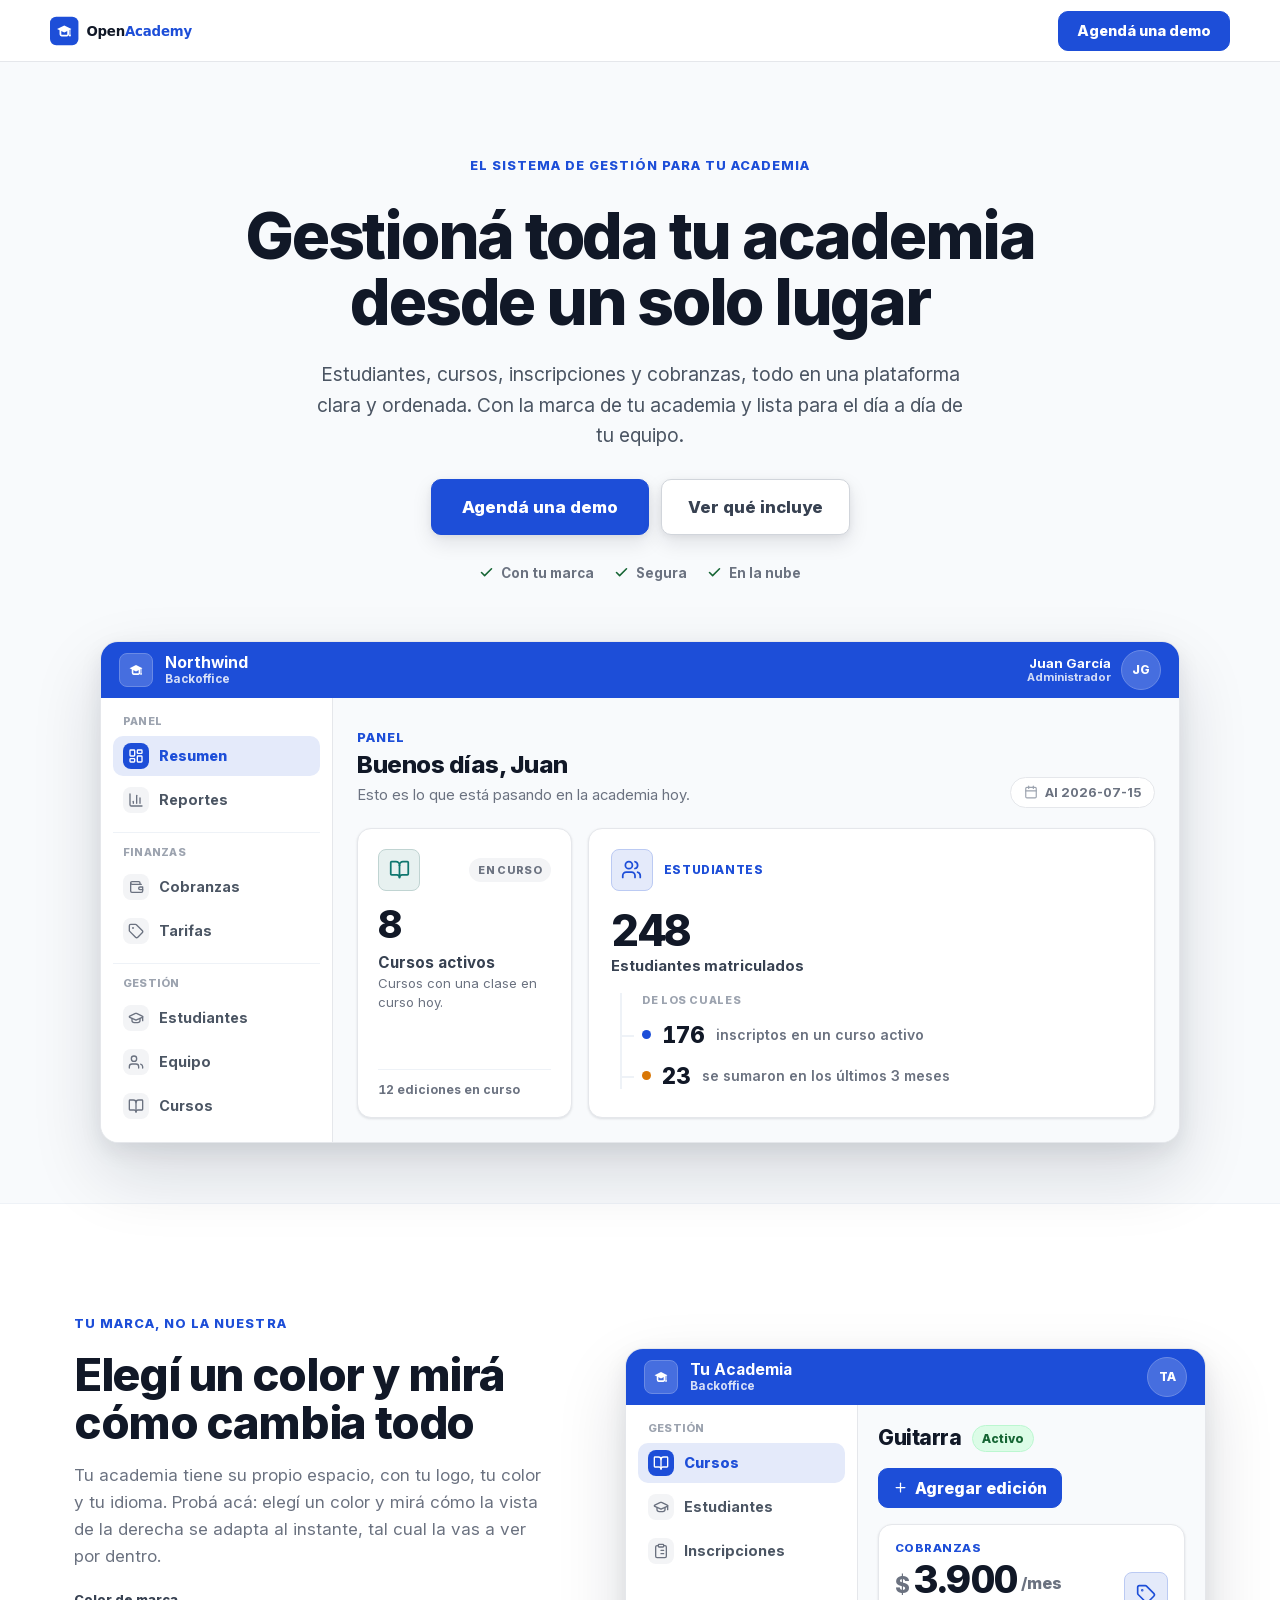
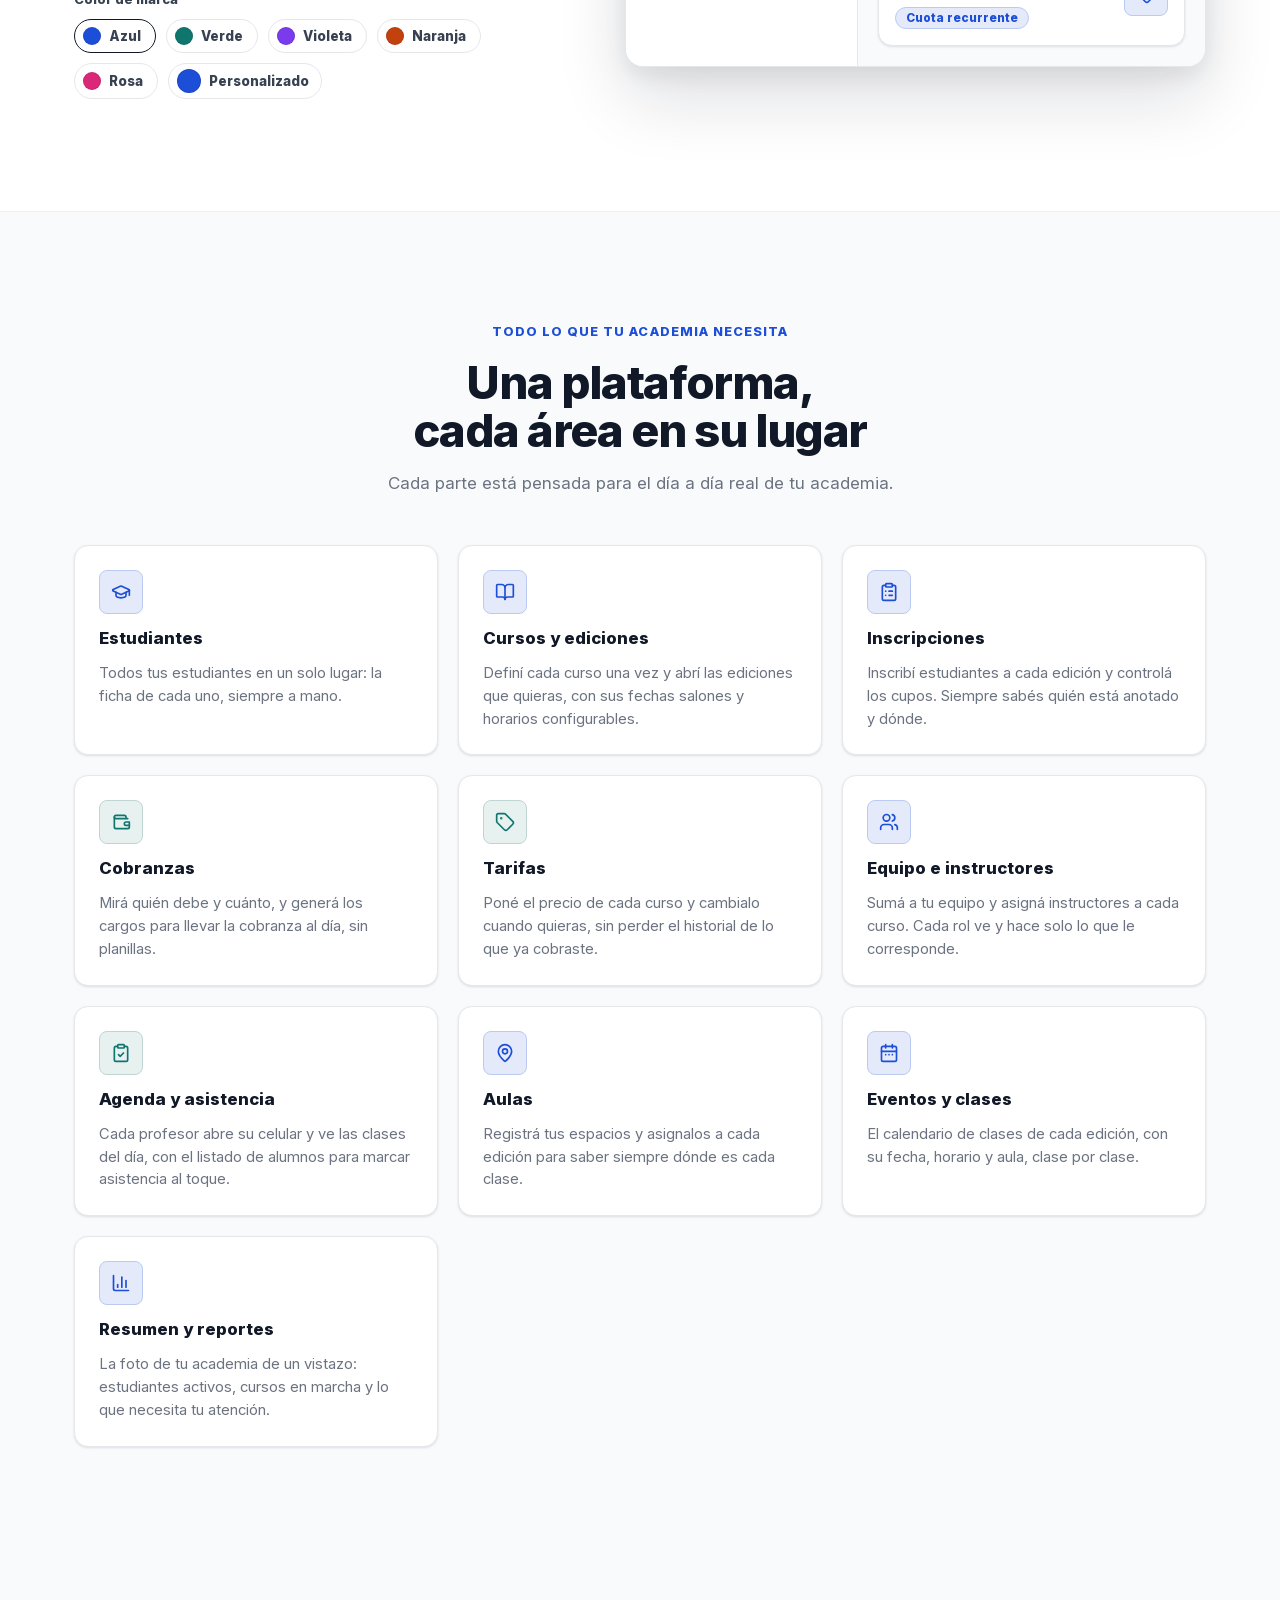
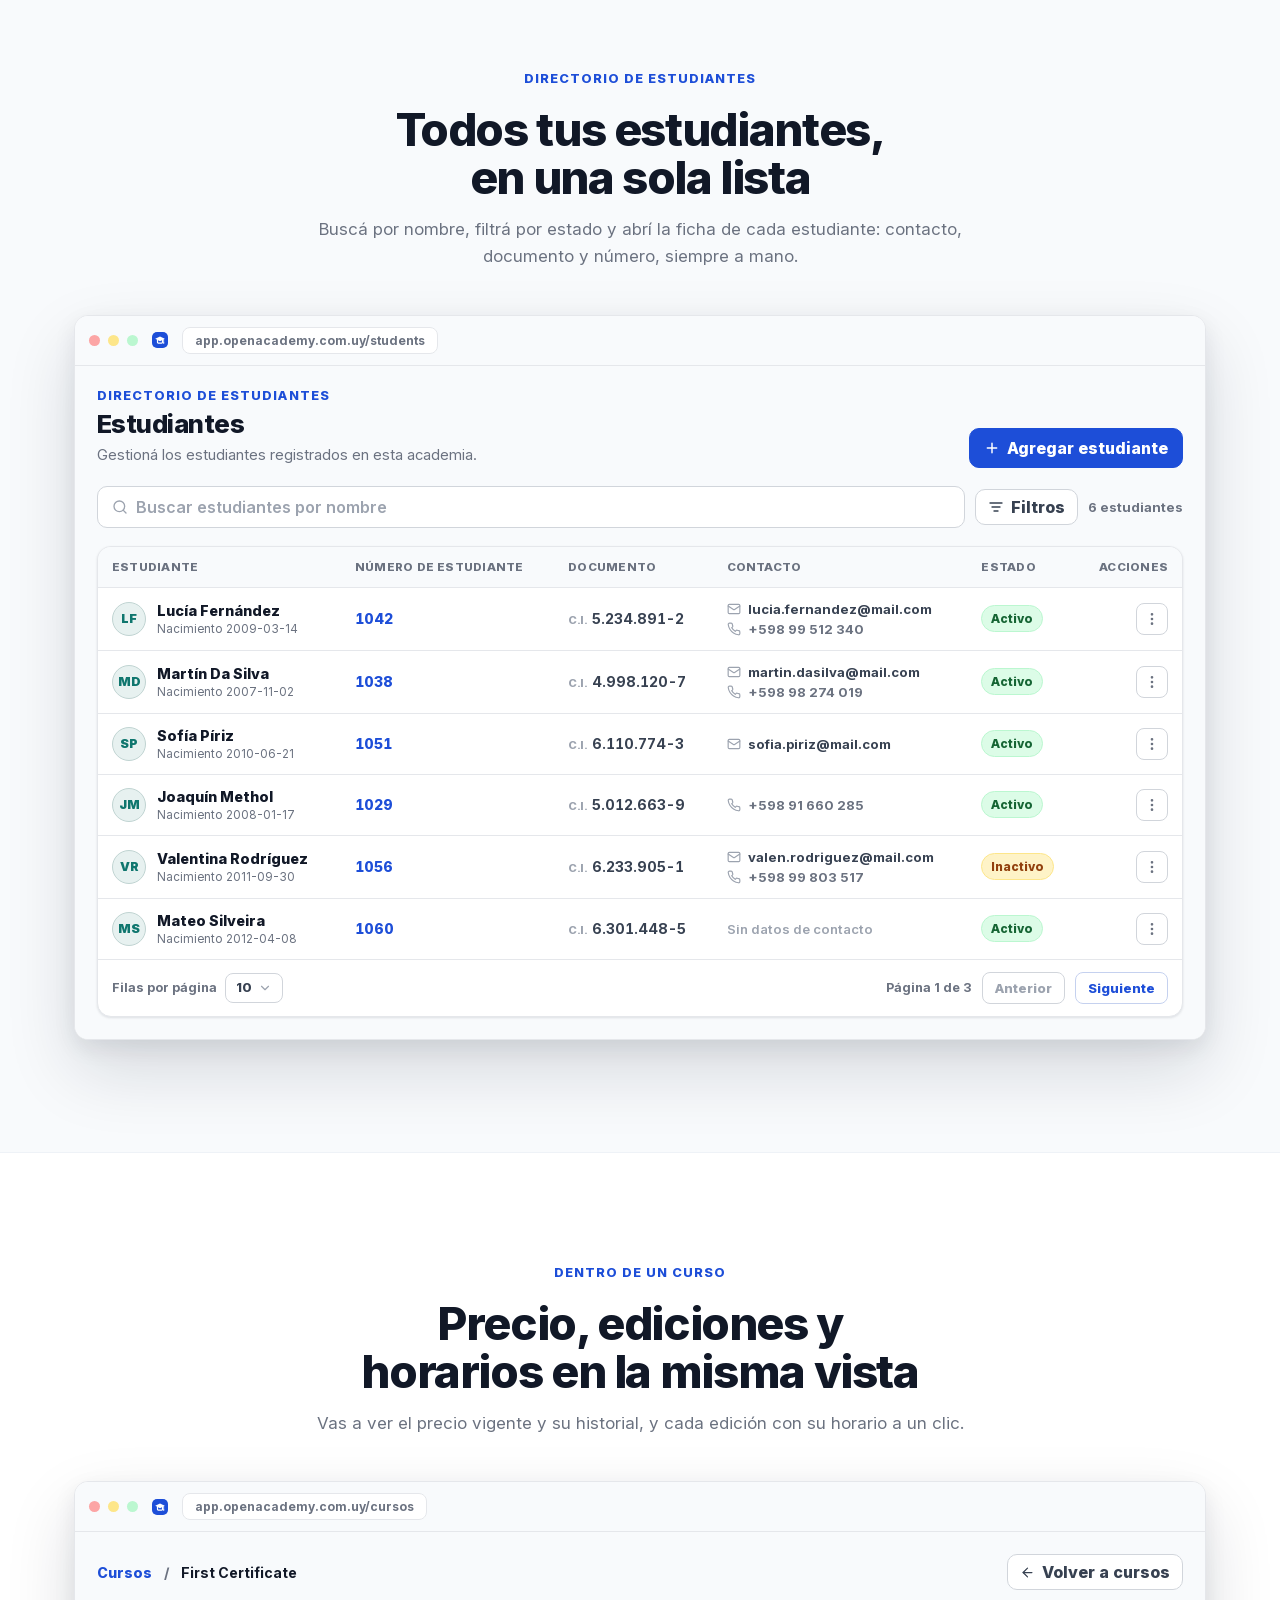
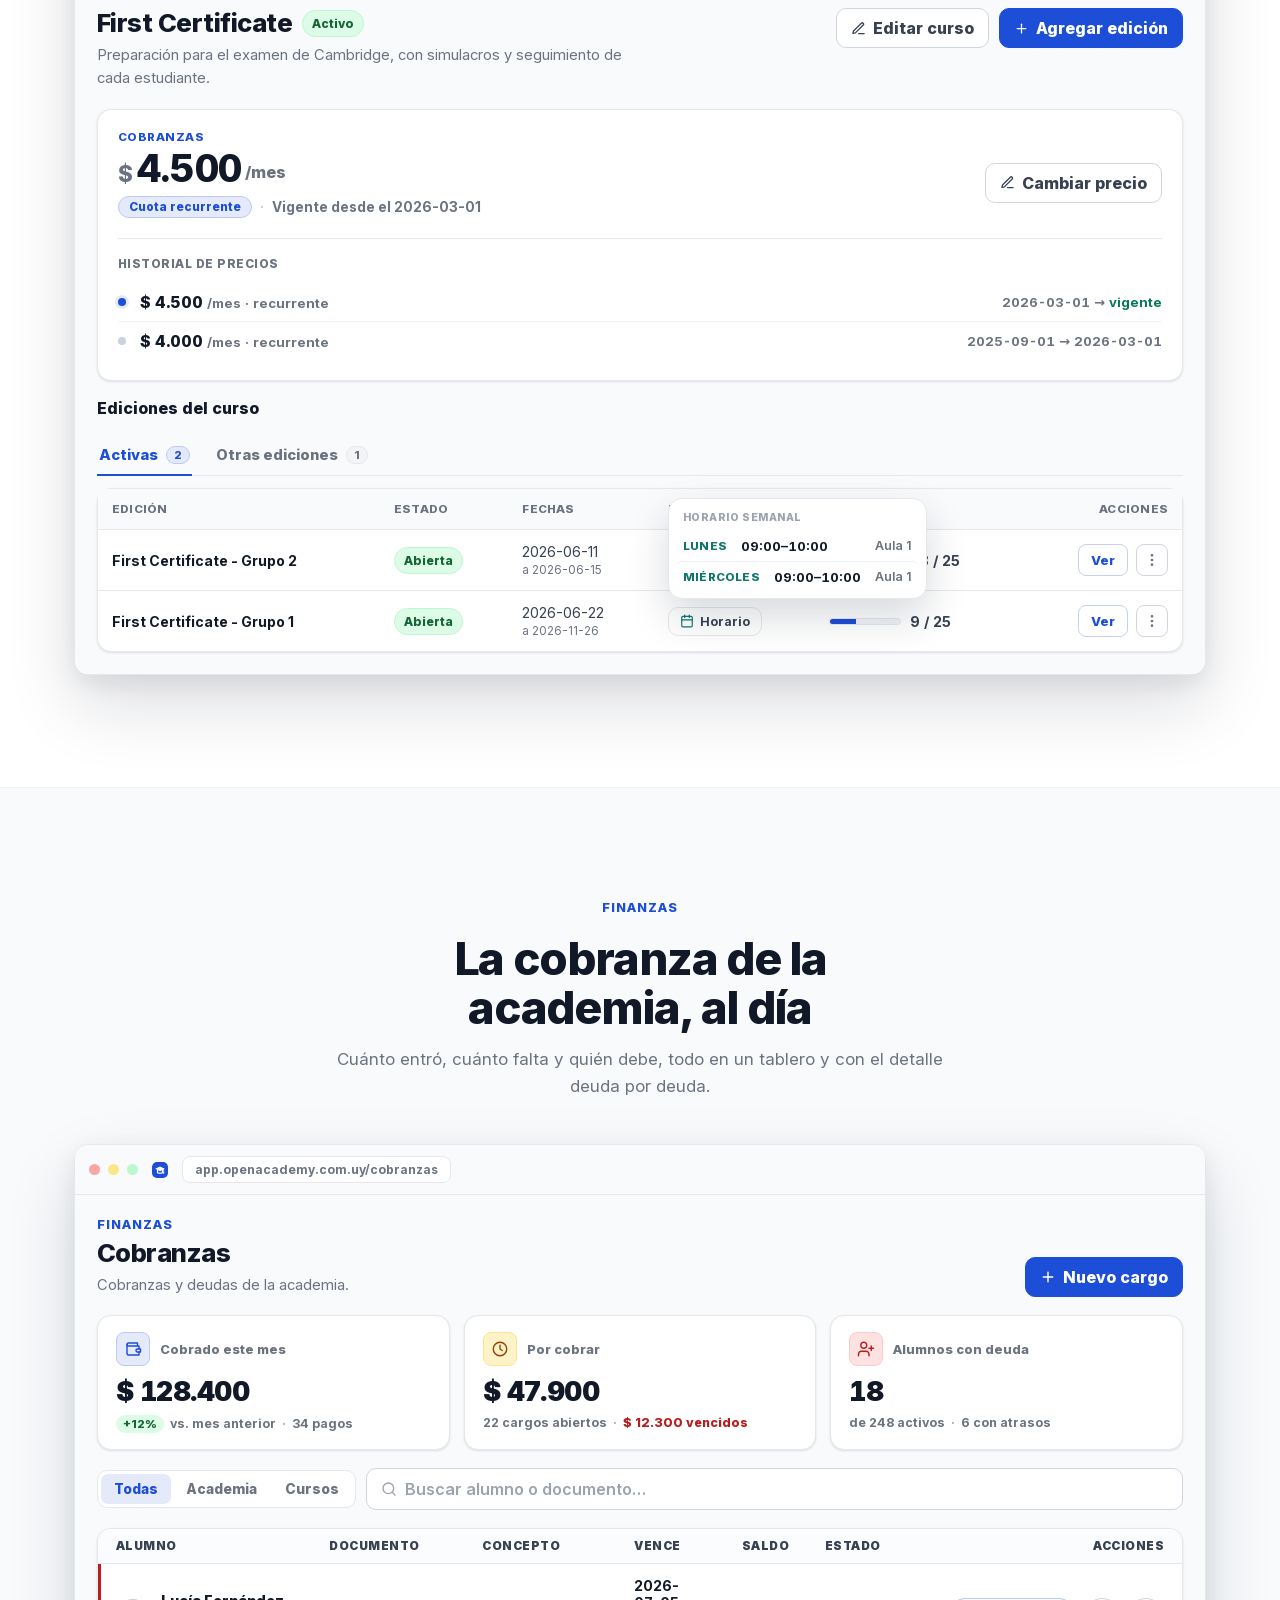
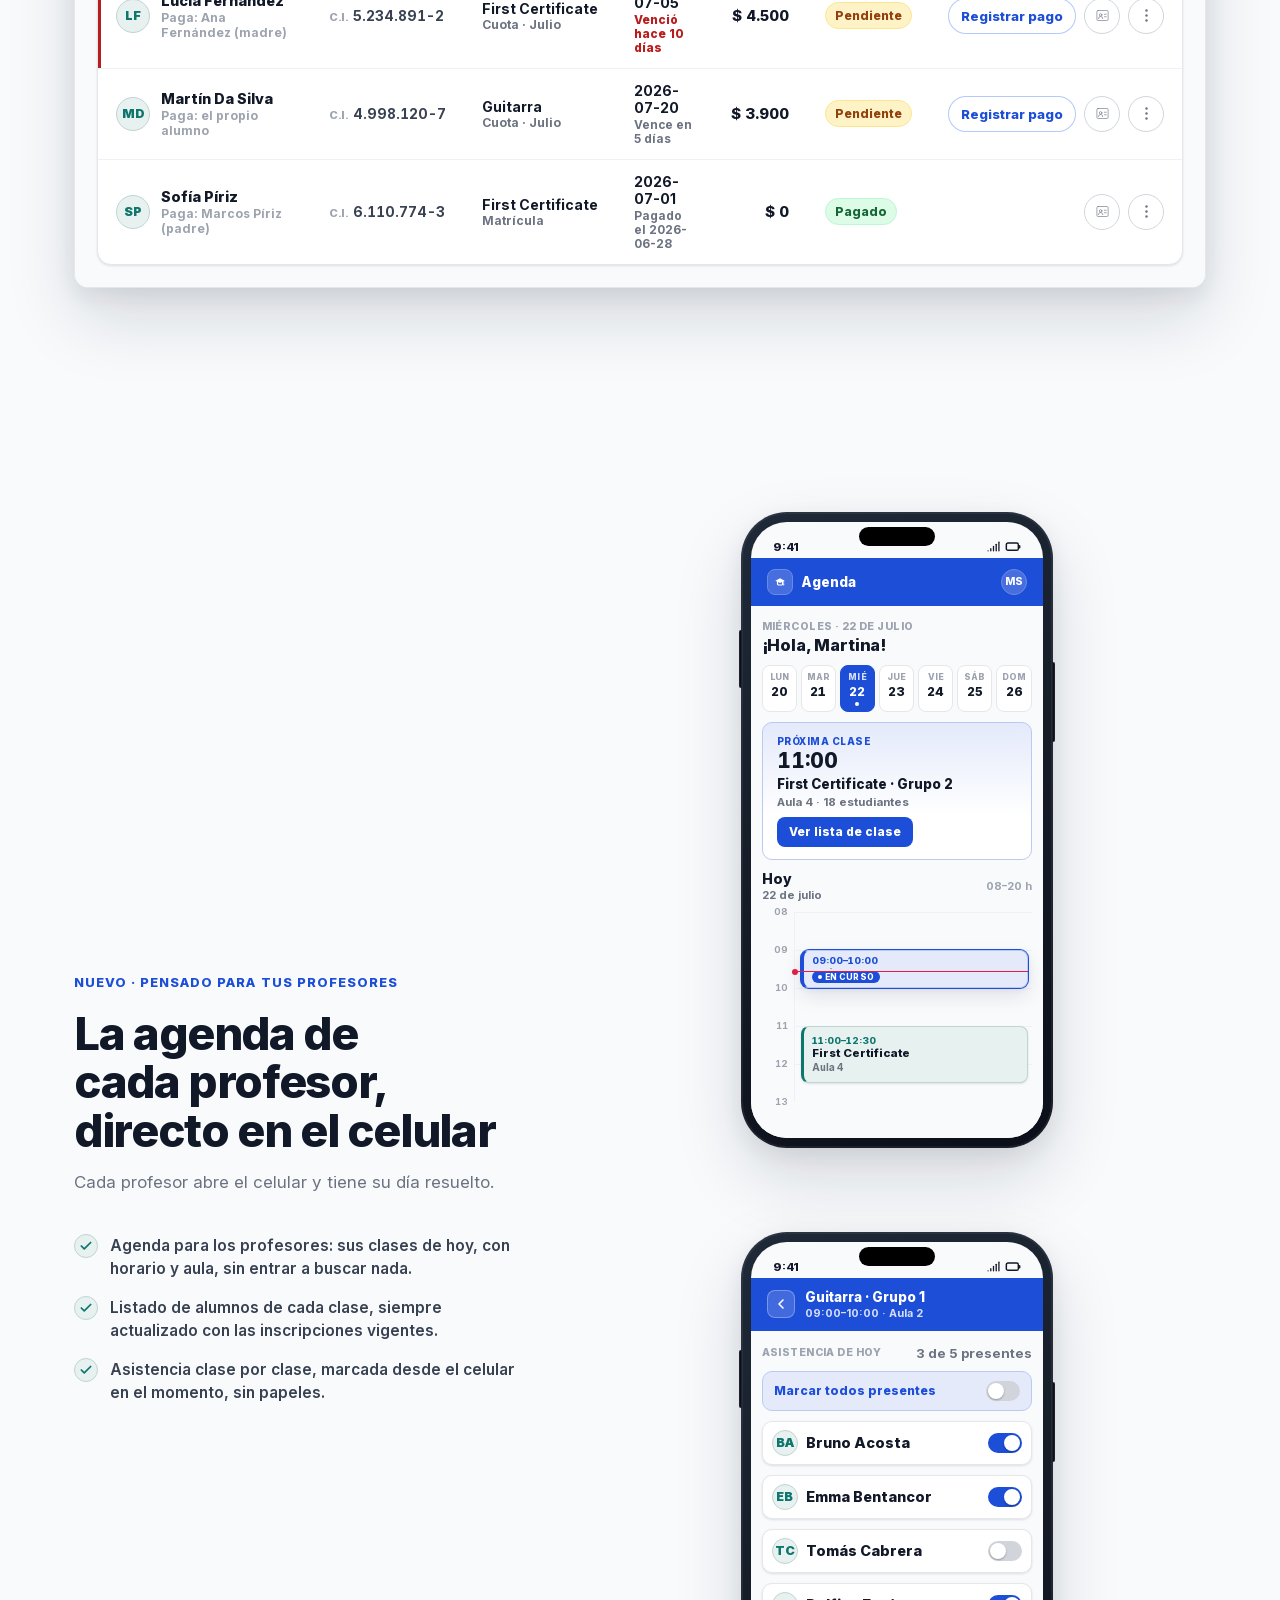
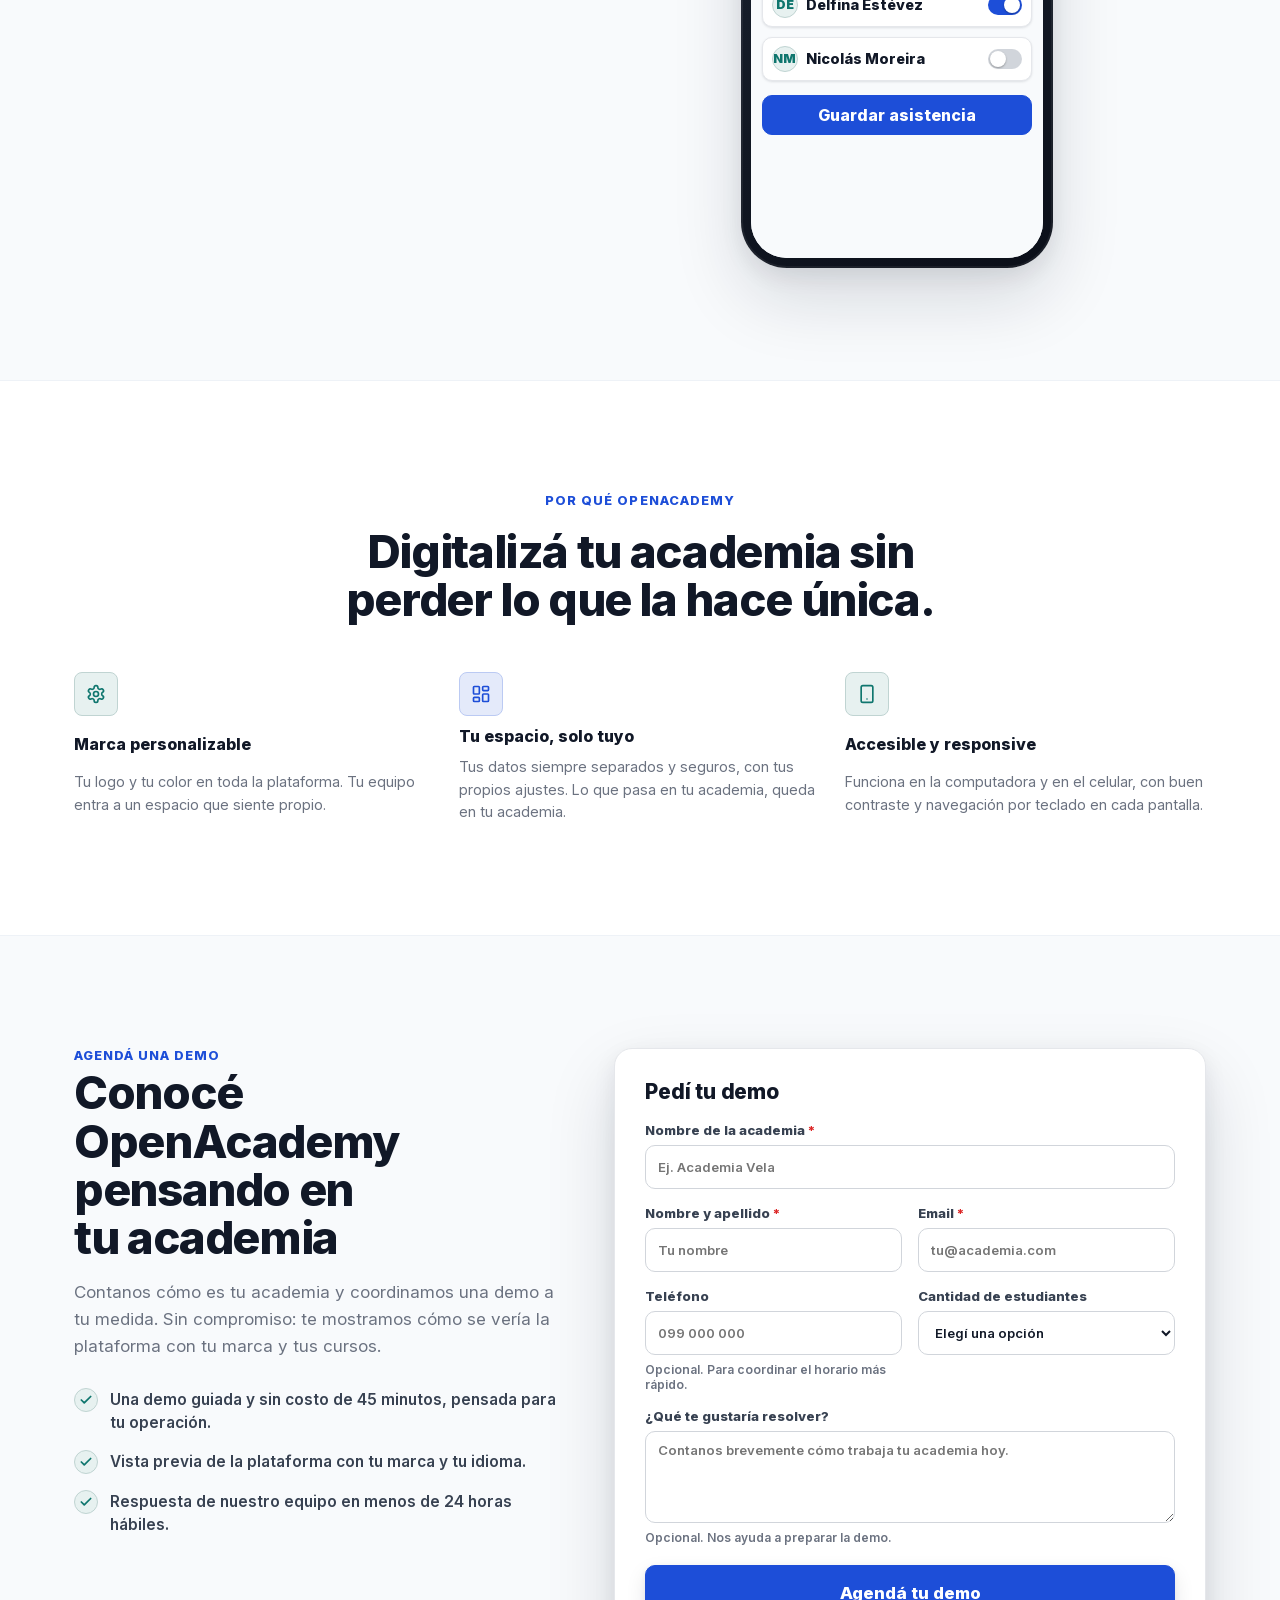
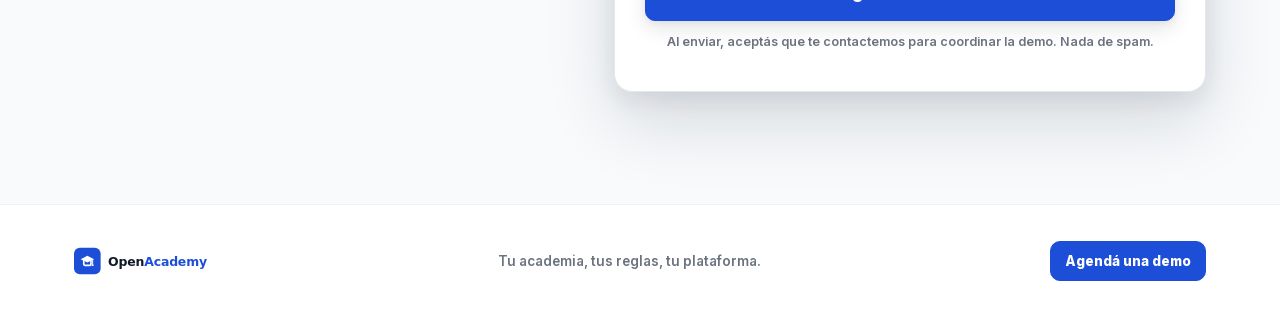
<file: index.html>
<!doctype html>
<html lang="es">
<head>
  <meta charset="utf-8">
  <meta name="viewport" content="width=device-width, initial-scale=1">
  <title>OpenAcademy — Gestión para tu academia</title>
  <meta name="description" content="Gestioná toda tu academia desde un solo lugar: estudiantes, cursos, cobranzas y horarios en una plataforma clara y moderna.">
  <link rel="icon" type="image/svg+xml" href="assets/openacademy-favicon.svg">
  <link rel="apple-touch-icon" href="assets/openacademy-icon.svg">
  <link rel="stylesheet" href="fonts.css">
  <link rel="stylesheet" href="styles.css">
  <script src="https://challenges.cloudflare.com/turnstile/v0/api.js" async defer></script>
  <!-- Google tag (gtag.js) -->
<script async src="https://www.googletagmanager.com/gtag/js?id=AW-18330723757"></script>
<script>
  window.dataLayer = window.dataLayer || [];
  function gtag(){dataLayer.push(arguments);}
  gtag('js', new Date());

  gtag('config', 'AW-18330723757');
</script>
</head>
<body>
<div class="lp-root" style="--brand-primary: #1d4ed8; --brand-primary-text: #1d4ed8; --brand-primary-surface: color-mix(in srgb, #1d4ed8 12%, #fff); --brand-primary-surface-border: color-mix(in srgb, #1d4ed8 30%, #fff); --selection-surface: color-mix(in srgb, #1d4ed8 12%, #fff); --focus-ring: #1d4ed8;"><header class="lp-topbar">
  <div class="lp-topbar-inner">
    <a class="lp-brand" href="#" aria-label="OpenAcademy — inicio">
      <img class="lp-logo" src="assets/openacademy-lockup.svg" alt="OpenAcademy" width="322" height="72">
    </a>
    
      <nav class="lp-nav" aria-label="Navegación principal">
        <a class="nav-cta" href="#demo">Agendá una demo</a>
      </nav>
    
  </div></header><section class="hero">
  <div class="wrap hero-stack">
    <div class="hero-copy">
      <p class="eyebrow">El sistema de gestión para tu academia</p>
      <h1 class="display">Gestioná toda tu academia desde un solo lugar</h1>
      <p class="subtitle">Estudiantes, cursos, inscripciones y cobranzas, todo en una plataforma clara y ordenada. Con la marca de tu academia y lista para el día a día de tu equipo.</p>
      <div class="hero-cta">
        <a class="primary-action cta-xl" href="#demo">Agendá una demo</a>
        <a class="secondary-action cta-xl" href="#funcionalidades" style="min-height: 56px; padding: 0px 26px;">Ver qué incluye</a>
      </div>
      <div class="hero-trust">
        <span><svg width="15" height="15" viewBox="0 0 24 24" fill="none" stroke="currentColor" stroke-width="2.5" stroke-linecap="round" stroke-linejoin="round"><path d="M20 6 9 17l-5-5"></path></svg> Con tu marca</span>
        <span><svg width="15" height="15" viewBox="0 0 24 24" fill="none" stroke="currentColor" stroke-width="2.5" stroke-linecap="round" stroke-linejoin="round"><path d="M20 6 9 17l-5-5"></path></svg> Segura</span>
        <span><svg width="15" height="15" viewBox="0 0 24 24" fill="none" stroke="currentColor" stroke-width="2.5" stroke-linecap="round" stroke-linejoin="round"><path d="M20 6 9 17l-5-5"></path></svg> En la nube</span>
      </div>
    </div>

    <div class="appwin" data-reveal="" role="img" aria-label="Resumen del backoffice: cursos activos y matrícula de estudiantes de un vistazo.">
      <div class="aw-top" aria-hidden="true">
        <div class="lp-brand"><span class="logo-chip"><svg class="chip-mark" viewBox="0 0 96 96" fill="none" aria-hidden="true"><path d="M48 26 L76 40 L48 54 L20 40 Z" fill="currentColor"></path><path d="M33 46 L33 60 Q33 65 38 66 L58 66 Q63 65 63 60 L63 46" fill="none" stroke="currentColor" stroke-width="7" stroke-linejoin="round" stroke-linecap="round"></path><path d="M70 42 L70 62" fill="none" stroke="currentColor" stroke-width="4" stroke-linecap="round"></path><circle cx="70" cy="65" r="4" fill="currentColor"></circle></svg></span><div class="brand-copy"><strong>Northwind</strong><span>Backoffice</span></div></div>
        <div class="aw-user"><div class="aw-user-copy"><strong>Juan García</strong><span>Administrador</span></div><span class="aw-avatar">JG</span></div>
      </div>
      <div class="aw-body">
        <aside class="aw-side" aria-hidden="true">
          <nav class="side-nav">
            <div class="nav-section">
              <span class="nav-section-label">Panel</span>
              <span class="nav-item active"><span class="nav-icon"><svg width="16" height="16" viewBox="0 0 24 24" fill="none" stroke="currentColor" stroke-width="2" stroke-linecap="round" stroke-linejoin="round"><rect width="7" height="9" x="3" y="3" rx="1"></rect><rect width="7" height="5" x="14" y="3" rx="1"></rect><rect width="7" height="9" x="14" y="12" rx="1"></rect><rect width="7" height="5" x="3" y="16" rx="1"></rect></svg></span> Resumen</span>
              <span class="nav-item"><span class="nav-icon"><svg width="16" height="16" viewBox="0 0 24 24" fill="none" stroke="currentColor" stroke-width="2" stroke-linecap="round" stroke-linejoin="round"><path d="M3 3v16a2 2 0 0 0 2 2h16"></path><path d="M18 17V9"></path><path d="M13 17V5"></path><path d="M8 17v-3"></path></svg></span> Reportes</span>
            </div>
            <div class="nav-section">
              <span class="nav-section-label">Finanzas</span>
              <span class="nav-item"><span class="nav-icon"><svg width="16" height="16" viewBox="0 0 24 24" fill="none" stroke="currentColor" stroke-width="2" stroke-linecap="round" stroke-linejoin="round"><path d="M18 12a2 2 0 0 0 0 4h4v-4Z"></path><path d="M4 6v12a2 2 0 0 0 2 2h14a2 2 0 0 0 2-2v-2"></path><path d="M18 8V6a2 2 0 0 0-2-2H6a2 2 0 0 0 0 4h14"></path></svg></span> Cobranzas</span>
              <span class="nav-item"><span class="nav-icon"><svg width="16" height="16" viewBox="0 0 24 24" fill="none" stroke="currentColor" stroke-width="2" stroke-linecap="round" stroke-linejoin="round"><path d="M12.586 2.586A2 2 0 0 0 11.172 2H4a2 2 0 0 0-2 2v7.172a2 2 0 0 0 .586 1.414l8.704 8.704a2.426 2.426 0 0 0 3.42 0l6.58-6.58a2.426 2.426 0 0 0 0-3.42z"></path><circle cx="7.5" cy="7.5" r=".5" fill="currentColor"></circle></svg></span> Tarifas</span>
            </div>
            <div class="nav-section">
              <span class="nav-section-label">Gestión</span>
              <span class="nav-item"><span class="nav-icon"><svg width="16" height="16" viewBox="0 0 24 24" fill="none" stroke="currentColor" stroke-width="2" stroke-linecap="round" stroke-linejoin="round"><path d="M21.42 10.922a1 1 0 0 0-.019-1.838L12.83 5.18a2 2 0 0 0-1.66 0L2.6 9.08a1 1 0 0 0 0 1.832l8.57 3.908a2 2 0 0 0 1.66 0z"></path><path d="M22 10v6"></path><path d="M6 12.5V16a6 3 0 0 0 12 0v-3.5"></path></svg></span> Estudiantes</span>
              <span class="nav-item"><span class="nav-icon"><svg width="16" height="16" viewBox="0 0 24 24" fill="none" stroke="currentColor" stroke-width="2" stroke-linecap="round" stroke-linejoin="round"><path d="M16 21v-2a4 4 0 0 0-4-4H6a4 4 0 0 0-4 4v2"></path><circle cx="9" cy="7" r="4"></circle><path d="M22 21v-2a4 4 0 0 0-3-3.87"></path></svg></span> Equipo</span>
              <span class="nav-item"><span class="nav-icon"><svg width="16" height="16" viewBox="0 0 24 24" fill="none" stroke="currentColor" stroke-width="2" stroke-linecap="round" stroke-linejoin="round"><path d="M12 7v14"></path><path d="M3 18a1 1 0 0 1-1-1V4a1 1 0 0 1 1-1h5a4 4 0 0 1 4 4 4 4 0 0 1 4-4h5a1 1 0 0 1 1 1v13a1 1 0 0 1-1 1h-6a3 3 0 0 0-3 3 3 3 0 0 0-3-3z"></path></svg></span> Cursos</span>
            </div>
          </nav>
        </aside>

        <div class="aw-content">
          <div class="page-header">
            <div>
              <p class="eyebrow">Panel</p>
              <h1 style="color: rgb(17, 24, 39); font-size: 1.5rem; font-weight: 800; letter-spacing: -0.02em; line-height: 1.15; margin: 0px;">Buenos días, Juan</h1>
              <p class="subtitle">Esto es lo que está pasando en la academia hoy.</p>
            </div>
            <span class="asof"><svg width="14" height="14" viewBox="0 0 24 24" fill="none" stroke="currentColor" stroke-width="2" stroke-linecap="round" stroke-linejoin="round"><path d="M8 2v4"></path><path d="M16 2v4"></path><rect width="18" height="18" x="3" y="4" rx="2"></rect><path d="M3 10h18"></path></svg> Al 2026-07-15</span>
          </div>

          <section class="metrics">
            <article class="kpi">
              <div class="kpi-top">
                <span class="badge badge--teal"><svg width="21" height="21" viewBox="0 0 24 24" fill="none" stroke="currentColor" stroke-width="2" stroke-linecap="round" stroke-linejoin="round"><path d="M12 7v14"></path><path d="M3 18a1 1 0 0 1-1-1V4a1 1 0 0 1 1-1h5a4 4 0 0 1 4 4 4 4 0 0 1 4-4h5a1 1 0 0 1 1 1v13a1 1 0 0 1-1 1h-6a3 3 0 0 0-3 3 3 3 0 0 0-3-3z"></path></svg></span>
                <span class="kpi-tag">En curso</span>
              </div>
              <div class="kpi-value">8</div>
              <div>
                <div class="kpi-label">Cursos activos</div>
                <p class="kpi-caption">Cursos con una clase en curso hoy.</p>
              </div>
              <div class="kpi-foot">12 ediciones en curso</div>
            </article>

            <article class="students">
              <div class="st-head">
                <span class="badge"><svg width="21" height="21" viewBox="0 0 24 24" fill="none" stroke="currentColor" stroke-width="2" stroke-linecap="round" stroke-linejoin="round"><path d="M16 21v-2a4 4 0 0 0-4-4H6a4 4 0 0 0-4 4v2"></path><circle cx="9" cy="7" r="4"></circle><path d="M22 21v-2a4 4 0 0 0-3-3.87"></path><path d="M16 3.13a4 4 0 0 1 0 7.75"></path></svg></span>
                <span class="st-eyebrow">Estudiantes</span>
              </div>
              <div class="st-total">
                <span class="st-total-num">248</span>
                <span class="st-total-label">Estudiantes matriculados</span>
              </div>
              <div class="st-breakdown">
                <span class="st-ofwhich">de los cuales</span>
                <div class="st-row"><span class="st-dot st-dot--blue"></span><span class="st-row-num">176</span><span class="st-row-label">inscriptos en un curso activo</span></div>
                <div class="st-row"><span class="st-dot st-dot--amber"></span><span class="st-row-num">23</span><span class="st-row-label">se sumaron en los últimos 3 meses</span></div>
              </div>
            </article>
          </section>
        </div>
      </div>
    </div>
  </div></section><section class="section section--tint" id="personalizacion">
  <div class="wrap brand-demo">
    <div class="section-head" data-reveal="">
      <p class="eyebrow">Tu marca, no la nuestra</p>
      <h2 class="display">Elegí un color y mirá cómo cambia todo</h2>
      <p class="subtitle">Tu academia tiene su propio espacio, con tu logo, tu color y tu idioma. Probá acá: elegí un color y mirá cómo la vista de la derecha se adapta al instante, tal cual la vas a ver por dentro.</p>
      <div class="brand-controls">
        <span class="brand-controls-label">Color de marca</span>
        <div class="swatch-btns" role="group" aria-label="Color de marca">
          <button class="swatch-btn" type="button" data-brand="#1d4ed8" aria-pressed="true"><i style="background: rgb(29, 78, 216);"></i> Azul</button>
          <button class="swatch-btn" type="button" data-brand="#0f766e" aria-pressed="false"><i style="background: rgb(15, 118, 110);"></i> Verde</button>
          <button class="swatch-btn" type="button" data-brand="#7c3aed" aria-pressed="false"><i style="background: rgb(124, 58, 237);"></i> Violeta</button>
          <button class="swatch-btn" type="button" data-brand="#c2410c" aria-pressed="false"><i style="background: rgb(194, 65, 12);"></i> Naranja</button>
          <button class="swatch-btn" type="button" data-brand="#db2777" aria-pressed="false"><i style="background: rgb(219, 39, 119);"></i> Rosa</button>
          <label class="swatch-btn custom"><input type="color" id="brand-color" aria-label="Color personalizado" value="#1d4ed8"> Personalizado</label>
        </div>
      </div>
    </div>

    <div class="appwin brand-preview" data-reveal="" id="brand-preview" style="--tenant: #1d4ed8;">
      <div class="aw-top" aria-hidden="true">
        <div class="lp-brand"><span class="logo-chip"><svg class="chip-mark" viewBox="0 0 96 96" fill="none" aria-hidden="true"><path d="M48 26 L76 40 L48 54 L20 40 Z" fill="currentColor"></path><path d="M33 46 L33 60 Q33 65 38 66 L58 66 Q63 65 63 60 L63 46" fill="none" stroke="currentColor" stroke-width="7" stroke-linejoin="round" stroke-linecap="round"></path><path d="M70 42 L70 62" fill="none" stroke="currentColor" stroke-width="4" stroke-linecap="round"></path><circle cx="70" cy="65" r="4" fill="currentColor"></circle></svg></span><div class="brand-copy"><strong>Tu Academia</strong><span>Backoffice</span></div></div>
        <span class="aw-avatar">TA</span>
      </div>
      <div class="aw-body">
        <aside class="aw-side" aria-hidden="true">
          <nav class="side-nav">
            <div class="nav-section">
              <span class="nav-section-label">Gestión</span>
              <span class="nav-item active"><span class="nav-icon"><svg width="16" height="16" viewBox="0 0 24 24" fill="none" stroke="currentColor" stroke-width="2" stroke-linecap="round" stroke-linejoin="round"><path d="M12 7v14"></path><path d="M3 18a1 1 0 0 1-1-1V4a1 1 0 0 1 1-1h5a4 4 0 0 1 4 4 4 4 0 0 1 4-4h5a1 1 0 0 1 1 1v13a1 1 0 0 1-1 1h-6a3 3 0 0 0-3 3 3 3 0 0 0-3-3z"></path></svg></span> Cursos</span>
              <span class="nav-item"><span class="nav-icon"><svg width="16" height="16" viewBox="0 0 24 24" fill="none" stroke="currentColor" stroke-width="2" stroke-linecap="round" stroke-linejoin="round"><path d="M21.42 10.922a1 1 0 0 0-.019-1.838L12.83 5.18a2 2 0 0 0-1.66 0L2.6 9.08a1 1 0 0 0 0 1.832l8.57 3.908a2 2 0 0 0 1.66 0z"></path><path d="M22 10v6"></path><path d="M6 12.5V16a6 3 0 0 0 12 0v-3.5"></path></svg></span> Estudiantes</span>
              <span class="nav-item"><span class="nav-icon"><svg width="16" height="16" viewBox="0 0 24 24" fill="none" stroke="currentColor" stroke-width="2" stroke-linecap="round" stroke-linejoin="round"><rect width="8" height="4" x="8" y="2" rx="1"></rect><path d="M16 4h2a2 2 0 0 1 2 2v14a2 2 0 0 1-2 2H6a2 2 0 0 1-2-2V6a2 2 0 0 1 2-2h2"></path><path d="M12 11h4"></path><path d="M12 16h4"></path></svg></span> Inscripciones</span>
            </div>
          </nav>
        </aside>
        <div class="aw-content">
          <div class="workspace-hero">
            <div><div class="title-line"><h1 style="font-size: 1.3rem;">Guitarra</h1><span class="status" data-tone="success">Activo</span></div></div>
            <span class="primary-action"><svg width="15" height="15" viewBox="0 0 24 24" fill="none" stroke="currentColor" stroke-width="2" stroke-linecap="round" stroke-linejoin="round"><path d="M5 12h14"></path><path d="M12 5v14"></path></svg> Agregar edición</span>
          </div>
          <div class="fee-card" style="padding: 16px;">
            <p class="card-eyebrow">Cobranzas</p>
            <div class="price-hero">
              <div>
                <div class="price-figure"><span class="cur" aria-hidden="true">$</span><span class="num">3.900</span><span class="per">/mes</span></div>
                <div class="price-meta"><span class="type-pill">Cuota recurrente</span></div>
              </div>
              <span class="icon-badge"><svg width="20" height="20" viewBox="0 0 24 24" fill="none" stroke="currentColor" stroke-width="2" stroke-linecap="round" stroke-linejoin="round"><path d="M12.586 2.586A2 2 0 0 0 11.172 2H4a2 2 0 0 0-2 2v7.172a2 2 0 0 0 .586 1.414l8.704 8.704a2.426 2.426 0 0 0 3.42 0l6.58-6.58a2.426 2.426 0 0 0 0-3.42z"></path><circle cx="7.5" cy="7.5" r=".5" fill="currentColor"></circle></svg></span>
            </div>
          </div>
        </div>
      </div>
    </div>
  </div></section><section class="section" id="funcionalidades">
  <div class="wrap">
    <div class="section-head" data-reveal="">
      <p class="eyebrow">Todo lo que tu academia necesita</p>
      <h2 class="display">Una plataforma, cada área en su lugar</h2>
      <p class="subtitle">Cada parte está pensada para el día a día real de tu academia.</p>
    </div>
    <div class="feature-grid" data-reveal="">
      <article class="detail-section feature-card">
        <span class="icon-badge"><svg width="20" height="20" viewBox="0 0 24 24" fill="none" stroke="currentColor" stroke-width="2" stroke-linecap="round" stroke-linejoin="round"><path d="M21.42 10.922a1 1 0 0 0-.019-1.838L12.83 5.18a2 2 0 0 0-1.66 0L2.6 9.08a1 1 0 0 0 0 1.832l8.57 3.908a2 2 0 0 0 1.66 0z"></path><path d="M22 10v6"></path><path d="M6 12.5V16a6 3 0 0 0 12 0v-3.5"></path></svg></span>
        <h3>Estudiantes</h3>
        <p>Todos tus estudiantes en un solo lugar: la ficha de cada uno, siempre a mano.</p>
      </article>
      <article class="detail-section feature-card">
        <span class="icon-badge"><svg width="20" height="20" viewBox="0 0 24 24" fill="none" stroke="currentColor" stroke-width="2" stroke-linecap="round" stroke-linejoin="round"><path d="M12 7v14"></path><path d="M3 18a1 1 0 0 1-1-1V4a1 1 0 0 1 1-1h5a4 4 0 0 1 4 4 4 4 0 0 1 4-4h5a1 1 0 0 1 1 1v13a1 1 0 0 1-1 1h-6a3 3 0 0 0-3 3 3 3 0 0 0-3-3z"></path></svg></span>
        <h3>Cursos y ediciones</h3>
        <p>Definí cada curso una vez y abrí las ediciones que quieras, con sus fechas salones y horarios configurables.</p>
      </article>
      <article class="detail-section feature-card">
        <span class="icon-badge"><svg width="20" height="20" viewBox="0 0 24 24" fill="none" stroke="currentColor" stroke-width="2" stroke-linecap="round" stroke-linejoin="round"><rect width="8" height="4" x="8" y="2" rx="1"></rect><path d="M16 4h2a2 2 0 0 1 2 2v14a2 2 0 0 1-2 2H6a2 2 0 0 1-2-2V6a2 2 0 0 1 2-2h2"></path><path d="M12 11h4"></path><path d="M12 16h4"></path><path d="M8 11h.01"></path><path d="M8 16h.01"></path></svg></span>
        <h3>Inscripciones</h3>
        <p>Inscribí estudiantes a cada edición y controlá los cupos. Siempre sabés quién está anotado y dónde.</p>
      </article>
      <article class="detail-section feature-card">
        <span class="icon-badge icon-badge--teal"><svg width="20" height="20" viewBox="0 0 24 24" fill="none" stroke="currentColor" stroke-width="2" stroke-linecap="round" stroke-linejoin="round"><path d="M18 12a2 2 0 0 0 0 4h4v-4Z"></path><path d="M4 6v12a2 2 0 0 0 2 2h14a2 2 0 0 0 2-2v-2"></path><path d="M18 8V6a2 2 0 0 0-2-2H6a2 2 0 0 0 0 4h14"></path></svg></span>
        <h3>Cobranzas</h3>
        <p>Mirá quién debe y cuánto, y generá los cargos para llevar la cobranza al día, sin planillas.</p>
      </article>
      <article class="detail-section feature-card">
        <span class="icon-badge icon-badge--teal"><svg width="20" height="20" viewBox="0 0 24 24" fill="none" stroke="currentColor" stroke-width="2" stroke-linecap="round" stroke-linejoin="round"><path d="M12.586 2.586A2 2 0 0 0 11.172 2H4a2 2 0 0 0-2 2v7.172a2 2 0 0 0 .586 1.414l8.704 8.704a2.426 2.426 0 0 0 3.42 0l6.58-6.58a2.426 2.426 0 0 0 0-3.42z"></path><circle cx="7.5" cy="7.5" r=".5" fill="currentColor"></circle></svg></span>
        <h3>Tarifas</h3>
        <p>Poné el precio de cada curso y cambialo cuando quieras, sin perder el historial de lo que ya cobraste.</p>
      </article>
      <article class="detail-section feature-card">
        <span class="icon-badge"><svg width="20" height="20" viewBox="0 0 24 24" fill="none" stroke="currentColor" stroke-width="2" stroke-linecap="round" stroke-linejoin="round"><path d="M16 21v-2a4 4 0 0 0-4-4H6a4 4 0 0 0-4 4v2"></path><circle cx="9" cy="7" r="4"></circle><path d="M22 21v-2a4 4 0 0 0-3-3.87"></path><path d="M16 3.13a4 4 0 0 1 0 7.75"></path></svg></span>
        <h3>Equipo e instructores</h3>
        <p>Sumá a tu equipo y asigná instructores a cada curso. Cada rol ve y hace solo lo que le corresponde.</p>
      </article>
      <article class="detail-section feature-card">
        <span class="icon-badge icon-badge--teal"><svg width="20" height="20" viewBox="0 0 24 24" fill="none" stroke="currentColor" stroke-width="2" stroke-linecap="round" stroke-linejoin="round"><rect width="8" height="4" x="8" y="2" rx="1"></rect><path d="M16 4h2a2 2 0 0 1 2 2v14a2 2 0 0 1-2 2H6a2 2 0 0 1-2-2V6a2 2 0 0 1 2-2h2"></path><path d="m9 14 2 2 4-4"></path></svg></span>
        <h3>Agenda y asistencia</h3>
        <p>Cada profesor abre su celular y ve las clases del día, con el listado de alumnos para marcar asistencia al toque.</p>
      </article>
      <article class="detail-section feature-card">
        <span class="icon-badge"><svg width="20" height="20" viewBox="0 0 24 24" fill="none" stroke="currentColor" stroke-width="2" stroke-linecap="round" stroke-linejoin="round"><path d="M20 10c0 4.993-5.539 10.193-7.399 11.799a1 1 0 0 1-1.202 0C9.539 20.193 4 14.993 4 10a8 8 0 0 1 16 0"></path><circle cx="12" cy="10" r="3"></circle></svg></span>
        <h3>Aulas</h3>
        <p>Registrá tus espacios y asignalos a cada edición para saber siempre dónde es cada clase.</p>
      </article>
      <article class="detail-section feature-card">
        <span class="icon-badge"><svg width="20" height="20" viewBox="0 0 24 24" fill="none" stroke="currentColor" stroke-width="2" stroke-linecap="round" stroke-linejoin="round"><path d="M8 2v4"></path><path d="M16 2v4"></path><rect width="18" height="18" x="3" y="4" rx="2"></rect><path d="M3 10h18"></path><path d="M8 14h.01"></path><path d="M12 14h.01"></path><path d="M16 14h.01"></path></svg></span>
        <h3>Eventos y clases</h3>
        <p>El calendario de clases de cada edición, con su fecha, horario y aula, clase por clase.</p>
      </article>
      <article class="detail-section feature-card">
        <span class="icon-badge"><svg width="20" height="20" viewBox="0 0 24 24" fill="none" stroke="currentColor" stroke-width="2" stroke-linecap="round" stroke-linejoin="round"><path d="M3 3v16a2 2 0 0 0 2 2h16"></path><path d="M18 17V9"></path><path d="M13 17V5"></path><path d="M8 17v-3"></path></svg></span>
        <h3>Resumen y reportes</h3>
        <p>La foto de tu academia de un vistazo: estudiantes activos, cursos en marcha y lo que necesita tu atención.</p>
      </article>
    </div>
  </div></section><section class="section" id="estudiantes">
  <div class="wrap">
    <div class="section-head" data-reveal="" style="margin-bottom: 44px;">
      <p class="eyebrow">Directorio de estudiantes</p>
      <h2 class="display">Todos tus estudiantes, en una sola lista</h2>
      <p class="subtitle">Buscá por nombre, filtrá por estado y abrí la ficha de cada estudiante: contacto, documento y número, siempre a mano.</p>
    </div>

    <div class="frame" data-reveal="" role="img" aria-label="Listado de estudiantes: buscador, filtros y tabla con estudiante, número de estudiante, documento, contacto y estado.">
      <div class="frame-bar" aria-hidden="true">
        <span class="frame-dot" style="background: rgb(252, 165, 165);"></span>
        <span class="frame-dot" style="background: rgb(253, 230, 138);"></span>
        <span class="frame-dot" style="background: rgb(187, 247, 208);"></span>
        <img class="frame-favicon" src="assets/openacademy-favicon.svg" alt="" aria-hidden="true" width="16" height="16">
        <span class="frame-url">app.openacademy.com.uy/students</span>
      </div>
      <div class="frame-body">
        <div class="page-header">
          <div>
            <p class="eyebrow">Directorio de estudiantes</p>
            <h1 style="color: rgb(17, 24, 39); font-size: 1.6rem; font-weight: 800; letter-spacing: -0.02em; line-height: 1.15; margin: 0px;">Estudiantes</h1>
            <p class="subtitle">Gestioná los estudiantes registrados en esta academia.</p>
          </div>
          <span class="primary-action"><svg width="16" height="16" viewBox="0 0 24 24" fill="none" stroke="currentColor" stroke-width="2.2" stroke-linecap="round" stroke-linejoin="round"><path d="M12 5v14M5 12h14"></path></svg> Agregar estudiante</span>
        </div>

        <div class="scope-row">
          <span class="mock-input" style="flex: 1 1 0%; min-width: 220px;">
            <svg width="16" height="16" viewBox="0 0 24 24" fill="none" stroke="currentColor" stroke-width="2" stroke-linecap="round" stroke-linejoin="round"><circle cx="11" cy="11" r="8"></circle><path d="m21 21-4.3-4.3"></path></svg>
            Buscar estudiantes por nombre
          </span>
          <span class="ghost-action"><svg width="16" height="16" viewBox="0 0 24 24" fill="none" stroke="currentColor" stroke-width="2" stroke-linecap="round" stroke-linejoin="round"><path d="M21 6H3"></path><path d="M18 12H6"></path><path d="M15 18H9"></path></svg> Filtros</span>
          <span class="toolbar-count">6 estudiantes</span>
        </div>

        <div class="surface-card">
          <div class="table-scroll">
            <table class="data-table" style="min-width: 860px;">
              <thead>
                <tr>
                  <th scope="col">Estudiante</th>
                  <th scope="col">Número de estudiante</th>
                  <th scope="col">Documento</th>
                  <th scope="col">Contacto</th>
                  <th scope="col">Estado</th>
                  <th scope="col" class="actions-heading">Acciones</th>
                </tr>
              </thead>
              <tbody>
                  <tr>
                    <td>
                      <div class="stu">
                        <div class="avatar">LF</div>
                        <div>
                          <div class="stu-name">Lucía Fernández</div>
                          <small>Nacimiento 2009-03-14</small>
                        </div>
                      </div>
                    </td>
                    <td><span class="stu-num">1042</span></td>
                    <td class="doc"><span class="lbl">C.I.</span>5.234.891-2</td>
                    <td><span class="contact-stack"><span class="contact-line"><svg width="14" height="14" viewBox="0 0 24 24" fill="none" stroke="currentColor" stroke-width="2" stroke-linecap="round" stroke-linejoin="round"><rect width="20" height="16" x="2" y="4" rx="2"></rect><path d="m22 7-8.97 5.7a1.94 1.94 0 0 1-2.06 0L2 7"></path></svg><span>lucia.fernandez@mail.com</span></span><small class="contact-line"><svg width="14" height="14" viewBox="0 0 24 24" fill="none" stroke="currentColor" stroke-width="2" stroke-linecap="round" stroke-linejoin="round"><path d="M22 16.92v3a2 2 0 0 1-2.18 2 19.79 19.79 0 0 1-8.63-3.07 19.5 19.5 0 0 1-6-6 19.79 19.79 0 0 1-3.07-8.67A2 2 0 0 1 4.11 2h3a2 2 0 0 1 2 1.72 12.84 12.84 0 0 0 .7 2.81 2 2 0 0 1-.45 2.11L8.09 9.91a16 16 0 0 0 6 6l1.27-1.27a2 2 0 0 1 2.11-.45 12.84 12.84 0 0 0 2.81.7A2 2 0 0 1 22 16.92z"></path></svg><span>+598 99 512 340</span></small></span></td>
                    <td><span class="status" data-tone="success">Activo</span></td>
                    <td class="actions-cell"><div class="inline-actions"><span class="row-kebab" aria-hidden="true"><svg width="16" height="16" viewBox="0 0 24 24" fill="none" stroke="currentColor" stroke-width="2" stroke-linecap="round" stroke-linejoin="round"><circle cx="12" cy="12" r="1"></circle><circle cx="12" cy="5" r="1"></circle><circle cx="12" cy="19" r="1"></circle></svg></span></div></td>
                  </tr>
                  <tr>
                    <td>
                      <div class="stu">
                        <div class="avatar">MD</div>
                        <div>
                          <div class="stu-name">Martín Da Silva</div>
                          <small>Nacimiento 2007-11-02</small>
                        </div>
                      </div>
                    </td>
                    <td><span class="stu-num">1038</span></td>
                    <td class="doc"><span class="lbl">C.I.</span>4.998.120-7</td>
                    <td><span class="contact-stack"><span class="contact-line"><svg width="14" height="14" viewBox="0 0 24 24" fill="none" stroke="currentColor" stroke-width="2" stroke-linecap="round" stroke-linejoin="round"><rect width="20" height="16" x="2" y="4" rx="2"></rect><path d="m22 7-8.97 5.7a1.94 1.94 0 0 1-2.06 0L2 7"></path></svg><span>martin.dasilva@mail.com</span></span><small class="contact-line"><svg width="14" height="14" viewBox="0 0 24 24" fill="none" stroke="currentColor" stroke-width="2" stroke-linecap="round" stroke-linejoin="round"><path d="M22 16.92v3a2 2 0 0 1-2.18 2 19.79 19.79 0 0 1-8.63-3.07 19.5 19.5 0 0 1-6-6 19.79 19.79 0 0 1-3.07-8.67A2 2 0 0 1 4.11 2h3a2 2 0 0 1 2 1.72 12.84 12.84 0 0 0 .7 2.81 2 2 0 0 1-.45 2.11L8.09 9.91a16 16 0 0 0 6 6l1.27-1.27a2 2 0 0 1 2.11-.45 12.84 12.84 0 0 0 2.81.7A2 2 0 0 1 22 16.92z"></path></svg><span>+598 98 274 019</span></small></span></td>
                    <td><span class="status" data-tone="success">Activo</span></td>
                    <td class="actions-cell"><div class="inline-actions"><span class="row-kebab" aria-hidden="true"><svg width="16" height="16" viewBox="0 0 24 24" fill="none" stroke="currentColor" stroke-width="2" stroke-linecap="round" stroke-linejoin="round"><circle cx="12" cy="12" r="1"></circle><circle cx="12" cy="5" r="1"></circle><circle cx="12" cy="19" r="1"></circle></svg></span></div></td>
                  </tr>
                  <tr>
                    <td>
                      <div class="stu">
                        <div class="avatar">SP</div>
                        <div>
                          <div class="stu-name">Sofía Píriz</div>
                          <small>Nacimiento 2010-06-21</small>
                        </div>
                      </div>
                    </td>
                    <td><span class="stu-num">1051</span></td>
                    <td class="doc"><span class="lbl">C.I.</span>6.110.774-3</td>
                    <td><span class="contact-stack"><span class="contact-line"><svg width="14" height="14" viewBox="0 0 24 24" fill="none" stroke="currentColor" stroke-width="2" stroke-linecap="round" stroke-linejoin="round"><rect width="20" height="16" x="2" y="4" rx="2"></rect><path d="m22 7-8.97 5.7a1.94 1.94 0 0 1-2.06 0L2 7"></path></svg><span>sofia.piriz@mail.com</span></span></span></td>
                    <td><span class="status" data-tone="success">Activo</span></td>
                    <td class="actions-cell"><div class="inline-actions"><span class="row-kebab" aria-hidden="true"><svg width="16" height="16" viewBox="0 0 24 24" fill="none" stroke="currentColor" stroke-width="2" stroke-linecap="round" stroke-linejoin="round"><circle cx="12" cy="12" r="1"></circle><circle cx="12" cy="5" r="1"></circle><circle cx="12" cy="19" r="1"></circle></svg></span></div></td>
                  </tr>
                  <tr>
                    <td>
                      <div class="stu">
                        <div class="avatar">JM</div>
                        <div>
                          <div class="stu-name">Joaquín Methol</div>
                          <small>Nacimiento 2008-01-17</small>
                        </div>
                      </div>
                    </td>
                    <td><span class="stu-num">1029</span></td>
                    <td class="doc"><span class="lbl">C.I.</span>5.012.663-9</td>
                    <td><span class="contact-stack"><small class="contact-line"><svg width="14" height="14" viewBox="0 0 24 24" fill="none" stroke="currentColor" stroke-width="2" stroke-linecap="round" stroke-linejoin="round"><path d="M22 16.92v3a2 2 0 0 1-2.18 2 19.79 19.79 0 0 1-8.63-3.07 19.5 19.5 0 0 1-6-6 19.79 19.79 0 0 1-3.07-8.67A2 2 0 0 1 4.11 2h3a2 2 0 0 1 2 1.72 12.84 12.84 0 0 0 .7 2.81 2 2 0 0 1-.45 2.11L8.09 9.91a16 16 0 0 0 6 6l1.27-1.27a2 2 0 0 1 2.11-.45 12.84 12.84 0 0 0 2.81.7A2 2 0 0 1 22 16.92z"></path></svg><span>+598 91 660 285</span></small></span></td>
                    <td><span class="status" data-tone="success">Activo</span></td>
                    <td class="actions-cell"><div class="inline-actions"><span class="row-kebab" aria-hidden="true"><svg width="16" height="16" viewBox="0 0 24 24" fill="none" stroke="currentColor" stroke-width="2" stroke-linecap="round" stroke-linejoin="round"><circle cx="12" cy="12" r="1"></circle><circle cx="12" cy="5" r="1"></circle><circle cx="12" cy="19" r="1"></circle></svg></span></div></td>
                  </tr>
                  <tr>
                    <td>
                      <div class="stu">
                        <div class="avatar">VR</div>
                        <div>
                          <div class="stu-name">Valentina Rodríguez</div>
                          <small>Nacimiento 2011-09-30</small>
                        </div>
                      </div>
                    </td>
                    <td><span class="stu-num">1056</span></td>
                    <td class="doc"><span class="lbl">C.I.</span>6.233.905-1</td>
                    <td><span class="contact-stack"><span class="contact-line"><svg width="14" height="14" viewBox="0 0 24 24" fill="none" stroke="currentColor" stroke-width="2" stroke-linecap="round" stroke-linejoin="round"><rect width="20" height="16" x="2" y="4" rx="2"></rect><path d="m22 7-8.97 5.7a1.94 1.94 0 0 1-2.06 0L2 7"></path></svg><span>valen.rodriguez@mail.com</span></span><small class="contact-line"><svg width="14" height="14" viewBox="0 0 24 24" fill="none" stroke="currentColor" stroke-width="2" stroke-linecap="round" stroke-linejoin="round"><path d="M22 16.92v3a2 2 0 0 1-2.18 2 19.79 19.79 0 0 1-8.63-3.07 19.5 19.5 0 0 1-6-6 19.79 19.79 0 0 1-3.07-8.67A2 2 0 0 1 4.11 2h3a2 2 0 0 1 2 1.72 12.84 12.84 0 0 0 .7 2.81 2 2 0 0 1-.45 2.11L8.09 9.91a16 16 0 0 0 6 6l1.27-1.27a2 2 0 0 1 2.11-.45 12.84 12.84 0 0 0 2.81.7A2 2 0 0 1 22 16.92z"></path></svg><span>+598 99 803 517</span></small></span></td>
                    <td><span class="status" data-tone="warning">Inactivo</span></td>
                    <td class="actions-cell"><div class="inline-actions"><span class="row-kebab" aria-hidden="true"><svg width="16" height="16" viewBox="0 0 24 24" fill="none" stroke="currentColor" stroke-width="2" stroke-linecap="round" stroke-linejoin="round"><circle cx="12" cy="12" r="1"></circle><circle cx="12" cy="5" r="1"></circle><circle cx="12" cy="19" r="1"></circle></svg></span></div></td>
                  </tr>
                  <tr>
                    <td>
                      <div class="stu">
                        <div class="avatar">MS</div>
                        <div>
                          <div class="stu-name">Mateo Silveira</div>
                          <small>Nacimiento 2012-04-08</small>
                        </div>
                      </div>
                    </td>
                    <td><span class="stu-num">1060</span></td>
                    <td class="doc"><span class="lbl">C.I.</span>6.301.448-5</td>
                    <td><span class="contact-muted">Sin datos de contacto</span></td>
                    <td><span class="status" data-tone="success">Activo</span></td>
                    <td class="actions-cell"><div class="inline-actions"><span class="row-kebab" aria-hidden="true"><svg width="16" height="16" viewBox="0 0 24 24" fill="none" stroke="currentColor" stroke-width="2" stroke-linecap="round" stroke-linejoin="round"><circle cx="12" cy="12" r="1"></circle><circle cx="12" cy="5" r="1"></circle><circle cx="12" cy="19" r="1"></circle></svg></span></div></td>
                  </tr>
              </tbody>
            </table>
          </div>
          <div class="table-foot">
            <span class="rows-per-page">Filas por página <span class="mock-select">10 <svg width="14" height="14" viewBox="0 0 24 24" fill="none" stroke="currentColor" stroke-width="2" stroke-linecap="round" stroke-linejoin="round"><path d="m6 9 6 6 6-6"></path></svg></span></span>
            <div class="pager">
              <span class="page-of">Página 1 de 3</span>
              <span class="row-btn" aria-disabled="true">Anterior</span>
              <span class="row-btn row-btn--view">Siguiente</span>
            </div>
          </div>
        </div>
      </div>
    </div>
  </div></section><section class="section section--tint" id="por-dentro">
  <div class="wrap">
    <div class="section-head" data-reveal="" style="margin-bottom: 44px;">
      <p class="eyebrow">Dentro de un curso</p>
      <h2 class="display">Precio, ediciones y horarios en la misma vista</h2>
      <p class="subtitle">Vas a ver el precio vigente y su historial, y cada edición con su horario a un clic.</p>
    </div>

    <div class="frame" data-reveal="" role="img" aria-label="Detalle de un curso: precio vigente y tabla de ediciones con horario, capacidad y estado.">
      <div class="frame-bar" aria-hidden="true">
        <span class="frame-dot" style="background: rgb(252, 165, 165);"></span>
        <span class="frame-dot" style="background: rgb(253, 230, 138);"></span>
        <span class="frame-dot" style="background: rgb(187, 247, 208);"></span>
        <img class="frame-favicon" src="assets/openacademy-favicon.svg" alt="" aria-hidden="true" width="16" height="16">
        <span class="frame-url">app.openacademy.com.uy/cursos</span>
      </div>
      <div class="frame-body">
        <div class="workspace-topbar">
          <nav class="breadcrumbs" aria-label="Breadcrumb"><span class="breadcrumb-link">Cursos</span><span>/</span><strong aria-current="page">First Certificate</strong></nav>
          <span class="ghost-action"><svg width="15" height="15" viewBox="0 0 24 24" fill="none" stroke="currentColor" stroke-width="2" stroke-linecap="round" stroke-linejoin="round"><path d="m12 19-7-7 7-7"></path><path d="M19 12H5"></path></svg> Volver a cursos</span>
        </div>

        <header class="workspace-hero">
          <div>
            <div class="title-line"><h1>First Certificate</h1><span class="status" data-tone="success">Activo</span></div>
            <p class="subtitle">Preparación para el examen de Cambridge, con simulacros y seguimiento de cada estudiante.</p>
          </div>
          <div class="header-actions">
            <span class="secondary-action"><svg width="15" height="15" viewBox="0 0 24 24" fill="none" stroke="currentColor" stroke-width="2" stroke-linecap="round" stroke-linejoin="round"><path d="M12 20h9"></path><path d="M16.5 3.5a2.12 2.12 0 0 1 3 3L7 19l-4 1 1-4Z"></path></svg> Editar curso</span>
            <span class="primary-action"><svg width="15" height="15" viewBox="0 0 24 24" fill="none" stroke="currentColor" stroke-width="2" stroke-linecap="round" stroke-linejoin="round"><path d="M5 12h14"></path><path d="M12 5v14"></path></svg> Agregar edición</span>
          </div>
        </header>

        <div class="fee-card">
          <p class="card-eyebrow">Cobranzas</p>
          <div class="price-hero">
            <div>
              <div class="price-figure"><span class="cur" aria-hidden="true">$</span><span class="num">4.500</span><span class="per">/mes</span></div>
              <div class="price-meta">
                <span class="type-pill">Cuota recurrente</span>
                <span class="dotsep" aria-hidden="true">·</span>
                <span>Vigente desde el 2026-03-01</span>
              </div>
            </div>
            <span class="secondary-action"><svg width="15" height="15" viewBox="0 0 24 24" fill="none" stroke="currentColor" stroke-width="2" stroke-linecap="round" stroke-linejoin="round"><path d="M12 20h9"></path><path d="M16.5 3.5a2.12 2.12 0 0 1 3 3L7 19l-4 1 1-4Z"></path></svg> Cambiar precio</span>
          </div>
          <div class="history">
            <h3>Historial de precios</h3>
            <div class="hrow current"><span class="hdot" aria-hidden="true"></span><span class="hprice">$ 4.500 <span class="u">/mes · recurrente</span></span><span class="hrange">2026-03-01 → <span class="live">vigente</span></span></div>
            <div class="hrow"><span class="hdot" aria-hidden="true"></span><span class="hprice">$ 4.000 <span class="u">/mes · recurrente</span></span><span class="hrange">2025-09-01 → 2026-03-01</span></div>
          </div>
        </div>

        <div class="section-heading"><h2>Ediciones del curso</h2></div>

        <div style="display: grid; gap: 12px;">
          <div class="offering-tabs" role="tablist" aria-label="Ediciones">
            <button class="offering-tab" type="button" role="tab" aria-selected="true">Activas <span class="offering-tab-count">2</span></button>
            <button class="offering-tab" type="button" role="tab" aria-selected="false">Otras ediciones <span class="offering-tab-count">1</span></button>
          </div>

          <div class="surface-card pop-safe">
            <div class="pop-scroll">
              <table class="data-table" style="min-width: 720px;">
                <thead>
                  <tr>
                    <th scope="col">Edición</th>
                    <th scope="col">Estado</th>
                    <th scope="col">Fechas</th>
                    <th scope="col">Horario</th>
                    <th scope="col">Inscritos</th>
                    <th scope="col" class="actions-heading">Acciones</th>
                  </tr>
                </thead>
                <tbody>
                  <tr>
                    <td><strong>First Certificate - Grupo 2</strong></td>
                    <td><span class="status" data-tone="success">Abierta</span></td>
                    <td><span>2026-06-11</span><small>a 2026-06-15</small></td>
                    <td>
                      <span class="tt-pop">
                        <button class="popover-trigger popover-trigger--teal" type="button" tabindex="-1" aria-hidden="true">
                          <svg viewBox="0 0 24 24" fill="none" stroke="currentColor" stroke-width="2" stroke-linecap="round" stroke-linejoin="round"><path d="M8 2v4"></path><path d="M16 2v4"></path><rect width="18" height="18" x="3" y="4" rx="2"></rect><path d="M3 10h18"></path></svg>
                          Horario
                        </button>
                      </span>
                    </td>
                    <td>
                      <div class="occupancy"><div class="occupancy-bar"><i style="width: 72%;"></i></div><span class="enrolled-figure">18 / 25</span></div>
                    </td>
                    <td class="actions-cell"><div class="inline-actions"><span class="row-btn row-btn--view">Ver</span><span class="row-kebab" aria-hidden="true"><svg width="16" height="16" viewBox="0 0 24 24" fill="none" stroke="currentColor" stroke-width="2" stroke-linecap="round" stroke-linejoin="round"><circle cx="12" cy="12" r="1"></circle><circle cx="12" cy="5" r="1"></circle><circle cx="12" cy="19" r="1"></circle></svg></span></div></td>
                  </tr>
                  <tr>
                    <td><strong>First Certificate - Grupo 1</strong></td>
                    <td><span class="status" data-tone="success">Abierta</span></td>
                    <td><span>2026-06-22</span><small>a 2026-11-26</small></td>
                    <td>
                      <span class="tt-pop open">
                        <button class="popover-trigger popover-trigger--teal" type="button" tabindex="-1" aria-hidden="true">
                          <svg viewBox="0 0 24 24" fill="none" stroke="currentColor" stroke-width="2" stroke-linecap="round" stroke-linejoin="round"><path d="M8 2v4"></path><path d="M16 2v4"></path><rect width="18" height="18" x="3" y="4" rx="2"></rect><path d="M3 10h18"></path></svg>
                          Horario
                        </button>
                        <div class="popover-panel" role="group">
                          <div class="popover-head">Horario semanal</div>
                          <ul class="popover-sched">
                            <li><span class="ps-day">Lunes</span><span class="ps-time">09:00–10:00</span><span class="ps-room">Aula 1</span></li>
                            <li><span class="ps-day">Miércoles</span><span class="ps-time">09:00–10:00</span><span class="ps-room">Aula 1</span></li>
                          </ul>
                        </div>
                      </span>
                    </td>
                    <td>
                      <div class="occupancy"><div class="occupancy-bar"><i style="width: 36%;"></i></div><span class="enrolled-figure">9 / 25</span></div>
                    </td>
                    <td class="actions-cell"><div class="inline-actions"><span class="row-btn row-btn--view">Ver</span><span class="row-kebab" aria-hidden="true"><svg width="16" height="16" viewBox="0 0 24 24" fill="none" stroke="currentColor" stroke-width="2" stroke-linecap="round" stroke-linejoin="round"><circle cx="12" cy="12" r="1"></circle><circle cx="12" cy="5" r="1"></circle><circle cx="12" cy="19" r="1"></circle></svg></span></div></td>
                  </tr>
                </tbody>
              </table>
            </div>
          </div>
        </div>
      </div>
    </div>
  </div></section><section class="section" id="cobranzas">
  <div class="wrap">
    <div class="section-head" data-reveal="" style="margin-bottom: 44px;">
      <p class="eyebrow">Finanzas</p>
      <h2 class="display">La cobranza de la academia, al día</h2>
      <p class="subtitle">Cuánto entró, cuánto falta y quién debe, todo en un tablero y con el detalle deuda por deuda.</p>
    </div>

    <div class="frame" data-reveal="" role="img" aria-label="Cobranzas: tablero de deudas con cobrado del mes, por cobrar y alumnos con deuda, y la tabla de cargos.">
      <div class="frame-bar" aria-hidden="true">
        <span class="frame-dot" style="background: rgb(252, 165, 165);"></span>
        <span class="frame-dot" style="background: rgb(253, 230, 138);"></span>
        <span class="frame-dot" style="background: rgb(187, 247, 208);"></span>
        <img class="frame-favicon" src="assets/openacademy-favicon.svg" alt="" aria-hidden="true" width="16" height="16">
        <span class="frame-url">app.openacademy.com.uy/cobranzas</span>
      </div>
      <div class="frame-body">
        <div class="page-header">
          <div>
            <p class="eyebrow">Finanzas</p>
            <h1 style="color: rgb(17, 24, 39); font-size: 1.6rem; font-weight: 800; letter-spacing: -0.02em; line-height: 1.15; margin: 0px;">Cobranzas</h1>
            <p class="subtitle">Cobranzas y deudas de la academia.</p>
          </div>
          <span class="primary-action"><svg width="16" height="16" viewBox="0 0 24 24" fill="none" stroke="currentColor" stroke-width="2.2" stroke-linecap="round" stroke-linejoin="round"><path d="M12 5v14M5 12h14"></path></svg> Nuevo cargo</span>
        </div>

        <div class="cob-kpis">
          <div class="cob-kpi">
            <div class="cob-kpi-top">
              <div class="cob-kpi-badge b-blue"><svg width="18" height="18" viewBox="0 0 24 24" fill="none" stroke="currentColor" stroke-width="1.9" stroke-linecap="round" stroke-linejoin="round"><path d="M20 12V8H6a2 2 0 0 1 0-4h12v4"></path><path d="M4 6v12a2 2 0 0 0 2 2h14v-4"></path><path d="M18 12a2 2 0 0 0 0 4h4v-4Z"></path></svg></div>
              <div class="cob-kpi-label">Cobrado este mes</div>
            </div>
            <div class="cob-kpi-value">$ 128.400</div>
            <div class="cob-kpi-foot"><span class="delta up">+12%</span> vs. mes anterior <span class="dot">·</span> 34 pagos</div>
          </div>
          <div class="cob-kpi">
            <div class="cob-kpi-top">
              <div class="cob-kpi-badge b-amber"><svg width="18" height="18" viewBox="0 0 24 24" fill="none" stroke="currentColor" stroke-width="1.9" stroke-linecap="round" stroke-linejoin="round"><circle cx="12" cy="12" r="9"></circle><path d="M12 7v5l3 2"></path></svg></div>
              <div class="cob-kpi-label">Por cobrar</div>
            </div>
            <div class="cob-kpi-value">$ 47.900</div>
            <div class="cob-kpi-foot">22 cargos abiertos <span class="dot">·</span> <span class="danger-text">$ 12.300 vencidos</span></div>
          </div>
          <div class="cob-kpi">
            <div class="cob-kpi-top">
              <div class="cob-kpi-badge b-red"><svg width="18" height="18" viewBox="0 0 24 24" fill="none" stroke="currentColor" stroke-width="1.9" stroke-linecap="round" stroke-linejoin="round"><path d="M16 21v-2a4 4 0 0 0-4-4H6a4 4 0 0 0-4 4v2"></path><circle cx="9" cy="7" r="4"></circle><path d="M19 8v6M22 11h-6"></path></svg></div>
              <div class="cob-kpi-label">Alumnos con deuda</div>
            </div>
            <div class="cob-kpi-value">18</div>
            <div class="cob-kpi-foot">de 248 activos <span class="dot">·</span> 6 con atrasos</div>
          </div>
        </div>

        <div class="scope-row">
          <div class="scope-tabs" role="tablist" aria-label="Alcance">
            <button class="scope-tab is-active" type="button" role="tab" aria-selected="true">Todas</button>
            <button class="scope-tab" type="button" role="tab" aria-selected="false">Academia</button>
            <button class="scope-tab" type="button" role="tab" aria-selected="false">Cursos</button>
          </div>
          <span class="mock-input" style="flex: 1 1 0%; min-width: 200px;">
            <svg width="16" height="16" viewBox="0 0 24 24" fill="none" stroke="currentColor" stroke-width="2" stroke-linecap="round" stroke-linejoin="round"><circle cx="11" cy="11" r="8"></circle><path d="m21 21-4.3-4.3"></path></svg>
            Buscar alumno o documento…
          </span>
        </div>

        <div class="surface-card">
          <div class="table-scroll">
            <table class="cob-table">
              <thead>
                <tr>
                  <th>Alumno</th><th>Documento</th><th>Concepto</th><th>Vence</th>
                  <th class="num">Saldo</th><th>Estado</th><th class="actions-heading">Acciones</th>
                </tr>
              </thead>
              <tbody>
                <tr class="is-overdue">
                  <td><div class="stu"><div class="avatar">LF</div><div><div class="stu-name">Lucía Fernández</div><div class="stu-payer">Paga: Ana Fernández (madre)</div></div></div></td>
                  <td class="doc"><span class="lbl">C.I.</span>5.234.891-2</td>
                  <td><div class="concept">First Certificate</div><div class="concept-tag">Cuota · Julio</div></td>
                  <td><div class="due">2026-07-05</div><div class="due-late">Venció hace 10 días</div></td>
                  <td class="num"><div class="amount">$ 4.500</div></td>
                  <td><span class="pill warn">Pendiente</span></td>
                  <td>
                    <div class="row-actions">
                      <span class="row-action pay">Registrar pago</span>
                      <span class="row-action icon-only" aria-hidden="true"><svg width="15" height="15" viewBox="0 0 24 24" fill="none" stroke="currentColor" stroke-linecap="round" stroke-linejoin="round"><rect x="3" y="4" width="18" height="16" rx="2"></rect><circle cx="9" cy="11" r="2"></circle><path d="M5.5 17a3.5 3.5 0 0 1 7 0"></path><path d="M15 10h3M15 14h3"></path></svg></span>
                      <span class="row-action icon-only" aria-hidden="true"><svg width="17" height="17" viewBox="0 0 24 24" fill="currentColor"><circle cx="12" cy="5" r="1.7"></circle><circle cx="12" cy="12" r="1.7"></circle><circle cx="12" cy="19" r="1.7"></circle></svg></span>
                    </div>
                  </td>
                </tr>
                <tr>
                  <td><div class="stu"><div class="avatar">MD</div><div><div class="stu-name">Martín Da Silva</div><div class="stu-payer">Paga: el propio alumno</div></div></div></td>
                  <td class="doc"><span class="lbl">C.I.</span>4.998.120-7</td>
                  <td><div class="concept">Guitarra</div><div class="concept-tag">Cuota · Julio</div></td>
                  <td><div class="due">2026-07-20</div><div class="due-soon">Vence en 5 días</div></td>
                  <td class="num"><div class="amount">$ 3.900</div></td>
                  <td><span class="pill warn">Pendiente</span></td>
                  <td>
                    <div class="row-actions">
                      <span class="row-action pay">Registrar pago</span>
                      <span class="row-action icon-only" aria-hidden="true"><svg width="15" height="15" viewBox="0 0 24 24" fill="none" stroke="currentColor" stroke-linecap="round" stroke-linejoin="round"><rect x="3" y="4" width="18" height="16" rx="2"></rect><circle cx="9" cy="11" r="2"></circle><path d="M5.5 17a3.5 3.5 0 0 1 7 0"></path><path d="M15 10h3M15 14h3"></path></svg></span>
                      <span class="row-action icon-only" aria-hidden="true"><svg width="17" height="17" viewBox="0 0 24 24" fill="currentColor"><circle cx="12" cy="5" r="1.7"></circle><circle cx="12" cy="12" r="1.7"></circle><circle cx="12" cy="19" r="1.7"></circle></svg></span>
                    </div>
                  </td>
                </tr>
                <tr>
                  <td><div class="stu"><div class="avatar">SP</div><div><div class="stu-name">Sofía Píriz</div><div class="stu-payer">Paga: Marcos Píriz (padre)</div></div></div></td>
                  <td class="doc"><span class="lbl">C.I.</span>6.110.774-3</td>
                  <td><div class="concept">First Certificate</div><div class="concept-tag">Matrícula</div></td>
                  <td><div class="due">2026-07-01</div><div class="due-soon">Pagado el 2026-06-28</div></td>
                  <td class="num"><div class="amount">$ 0</div></td>
                  <td><span class="pill ok">Pagado</span></td>
                  <td>
                    <div class="row-actions">
                      <span class="row-action icon-only" aria-hidden="true"><svg width="15" height="15" viewBox="0 0 24 24" fill="none" stroke="currentColor" stroke-linecap="round" stroke-linejoin="round"><rect x="3" y="4" width="18" height="16" rx="2"></rect><circle cx="9" cy="11" r="2"></circle><path d="M5.5 17a3.5 3.5 0 0 1 7 0"></path><path d="M15 10h3M15 14h3"></path></svg></span>
                      <span class="row-action icon-only" aria-hidden="true"><svg width="17" height="17" viewBox="0 0 24 24" fill="currentColor"><circle cx="12" cy="5" r="1.7"></circle><circle cx="12" cy="12" r="1.7"></circle><circle cx="12" cy="19" r="1.7"></circle></svg></span>
                    </div>
                  </td>
                </tr>
              </tbody>
            </table>
          </div>
        </div>
      </div>
    </div>
  </div></section><section class="section" id="profesores">
  <div class="wrap agenda-demo">
    <div class="section-head" data-reveal="">
      <p class="eyebrow">Nuevo · Pensado para tus profesores</p>
      <h2 class="display">La agenda de cada profesor, directo en el celular</h2>
      <p class="subtitle">Cada profesor abre el celular y tiene su día resuelto.</p>
      <ul class="demo-list">
        <li><span class="tick"><svg width="14" height="14" viewBox="0 0 24 24" fill="none" stroke="currentColor" stroke-width="3" stroke-linecap="round" stroke-linejoin="round"><path d="M20 6 9 17l-5-5"></path></svg></span> Agenda para los profesores: sus clases de hoy, con horario y aula, sin entrar a buscar nada.</li>
        <li><span class="tick"><svg width="14" height="14" viewBox="0 0 24 24" fill="none" stroke="currentColor" stroke-width="3" stroke-linecap="round" stroke-linejoin="round"><path d="M20 6 9 17l-5-5"></path></svg></span> Listado de alumnos de cada clase, siempre actualizado con las inscripciones vigentes.</li>
        <li><span class="tick"><svg width="14" height="14" viewBox="0 0 24 24" fill="none" stroke="currentColor" stroke-width="3" stroke-linecap="round" stroke-linejoin="round"><path d="M20 6 9 17l-5-5"></path></svg></span> Asistencia clase por clase, marcada desde el celular en el momento, sin papeles.</li>
      </ul>
    </div>

    <div class="phone-stage" data-reveal="">
      <div class="phone" role="img" aria-label="Agenda del profesor: clases de hoy en el calendario del día, con la próxima clase destacada.">
        <div class="phone-notch" aria-hidden="true"></div>
        <div class="phone-screen">
          <div class="phone-status" aria-hidden="true">
            <span>9:41</span>
            <span class="phone-status-icons">
              <svg width="13" height="13" viewBox="0 0 24 24" fill="none" stroke="currentColor" stroke-width="2.4" stroke-linecap="round" stroke-linejoin="round"><path d="M2 20h.01"></path><path d="M7 20v-4"></path><path d="M12 20v-8"></path><path d="M17 20V8"></path><path d="M22 4v16"></path></svg>
              <svg width="16" height="16" viewBox="0 0 24 24" fill="none" stroke="currentColor" stroke-width="2.2" stroke-linecap="round" stroke-linejoin="round"><rect width="18" height="11" x="2" y="6" rx="2.5"></rect><path d="M22 10v3"></path></svg>
            </span>
          </div>
          <div class="phone-app-top">
            <div class="phone-app-brand"><span class="logo-chip"><svg class="chip-mark" viewBox="0 0 96 96" fill="none" aria-hidden="true"><path d="M48 26 L76 40 L48 54 L20 40 Z" fill="currentColor"></path><path d="M33 46 L33 60 Q33 65 38 66 L58 66 Q63 65 63 60 L63 46" fill="none" stroke="currentColor" stroke-width="7" stroke-linejoin="round" stroke-linecap="round"></path><path d="M70 42 L70 62" fill="none" stroke="currentColor" stroke-width="4" stroke-linecap="round"></path><circle cx="70" cy="65" r="4" fill="currentColor"></circle></svg></span><span>Agenda</span></div>
            <span class="phone-avatar">MS</span>
          </div>
          <div class="phone-app-body">
            <div class="tcal-head">
              <p class="phone-day-label">Miércoles · 22 de julio</p>
              <h3 class="tcal-greet">¡Hola, Martina!</h3>
            </div>

            <div class="wk-mini" aria-hidden="true">
              <div class="wk-mini-day"><small>Lun</small><b>20</b><span class="wk-mini-dot-slot"></span></div>
              <div class="wk-mini-day"><small>Mar</small><b>21</b><span class="wk-mini-dot-slot"></span></div>
              <div class="wk-mini-day is-selected"><small>Mié</small><b>22</b><span class="wk-mini-dot-slot"><span class="wk-mini-dot"></span></span></div>
              <div class="wk-mini-day"><small>Jue</small><b>23</b><span class="wk-mini-dot-slot"></span></div>
              <div class="wk-mini-day"><small>Vie</small><b>24</b><span class="wk-mini-dot-slot"></span></div>
              <div class="wk-mini-day"><small>Sáb</small><b>25</b><span class="wk-mini-dot-slot"></span></div>
              <div class="wk-mini-day"><small>Dom</small><b>26</b><span class="wk-mini-dot-slot"></span></div>
            </div>

            <div class="tnext">
              <span class="tnext-label">Próxima clase</span>
              <div class="tnext-time">11:00</div>
              <div class="tnext-title">First Certificate · Grupo 2</div>
              <div class="tnext-meta">Aula 4 · 18 estudiantes</div>
              <span class="tnext-btn">Ver lista de clase</span>
            </div>

            <div class="tcal-panel-head">
              <div><h4 class="tcal-panel-title">Hoy</h4><p class="tcal-panel-date">22 de julio</p></div>
              <span class="tcal-panel-hours">08–20 h</span>
            </div>

            <div class="tcal">
              <div class="tcal-hours" aria-hidden="true">
                <span class="tcal-hour">08</span>
                <span class="tcal-hour">09</span>
                <span class="tcal-hour">10</span>
                <span class="tcal-hour">11</span>
                <span class="tcal-hour">12</span>
                <span class="tcal-hour">13</span>
              </div>
              <div class="tcal-track">
                <div class="tcal-lesson is-live" style="top: 38px; height: 38px;">
                  <span class="tcal-lesson-time">09:00–10:00</span>
                  <span class="tcal-lesson-title">Guitarra · Grupo 1</span>
                  <span class="tcal-live-tag"><span class="tcal-live-dot"></span>En curso</span>
                </div>
                <div class="tcal-lesson c-teal" style="top: 114px; height: 57px;">
                  <span class="tcal-lesson-time">11:00–12:30</span>
                  <span class="tcal-lesson-title">First Certificate</span>
                  <span class="tcal-lesson-meta">Aula 4</span>
                </div>
                <div class="tcal-now" style="top: 57px;" aria-hidden="true"></div>
              </div>
            </div>
          </div>
        </div>
      </div>

      <div class="phone phone--secondary" role="img" aria-label="Listado de alumnos de una clase con su asistencia marcada.">
        <div class="phone-notch" aria-hidden="true"></div>
        <div class="phone-screen">
          <div class="phone-status" aria-hidden="true">
            <span>9:41</span>
            <span class="phone-status-icons">
              <svg width="13" height="13" viewBox="0 0 24 24" fill="none" stroke="currentColor" stroke-width="2.4" stroke-linecap="round" stroke-linejoin="round"><path d="M2 20h.01"></path><path d="M7 20v-4"></path><path d="M12 20v-8"></path><path d="M17 20V8"></path><path d="M22 4v16"></path></svg>
              <svg width="16" height="16" viewBox="0 0 24 24" fill="none" stroke="currentColor" stroke-width="2.2" stroke-linecap="round" stroke-linejoin="round"><rect width="18" height="11" x="2" y="6" rx="2.5"></rect><path d="M22 10v3"></path></svg>
            </span>
          </div>
          <div class="phone-app-top phone-app-top--sub">
            <button class="phone-back" type="button" tabindex="-1" aria-hidden="true"><svg width="16" height="16" viewBox="0 0 24 24" fill="none" stroke="currentColor" stroke-width="2.4" stroke-linecap="round" stroke-linejoin="round"><path d="m15 18-6-6 6-6"></path></svg></button>
            <div class="phone-app-title"><strong>Guitarra · Grupo 1</strong><span>09:00–10:00 · Aula 2</span></div>
          </div>
          <div class="phone-app-body">
            <div class="phone-body-head">
              <p class="phone-day-label">Asistencia de hoy</p>
              <span class="toolbar-count">3 de 5 presentes</span>
            </div>

            <div class="att-bulk">
              <span>Marcar todos presentes</span>
              <span class="tgl" aria-hidden="true"><span class="tgl-dot"></span></span>
            </div>

            <div class="stu att-row"><div class="avatar">BA</div><div class="att-name"><div class="stu-name">Bruno Acosta</div></div><span class="tgl is-on" aria-hidden="true"><span class="tgl-dot"></span></span></div>
            <div class="stu att-row"><div class="avatar">EB</div><div class="att-name"><div class="stu-name">Emma Bentancor</div></div><span class="tgl is-on" aria-hidden="true"><span class="tgl-dot"></span></span></div>
            <div class="stu att-row"><div class="avatar">TC</div><div class="att-name"><div class="stu-name">Tomás Cabrera</div></div><span class="tgl" aria-hidden="true"><span class="tgl-dot"></span></span></div>
            <div class="stu att-row"><div class="avatar">DE</div><div class="att-name"><div class="stu-name">Delfina Estévez</div></div><span class="tgl is-on" aria-hidden="true"><span class="tgl-dot"></span></span></div>
            <div class="stu att-row"><div class="avatar">NM</div><div class="att-name"><div class="stu-name">Nicolás Moreira</div></div><span class="tgl" aria-hidden="true"><span class="tgl-dot"></span></span></div>

            <span class="primary-action" style="width: 100%; justify-content: center; margin-top: 4px;">Guardar asistencia</span>
          </div>
        </div>
      </div>
    </div>
  </div></section><section class="section section--tint">
  <div class="wrap">
    <div class="section-head" data-reveal="">
      <p class="eyebrow">Por qué OpenAcademy</p>
      <h2 class="display">Digitalizá tu academia sin perder lo que la hace única.</h2>
    </div>
    <div class="points" data-reveal="">
      <div class="point">
        <span class="icon-badge icon-badge--teal"><svg width="20" height="20" viewBox="0 0 24 24" fill="none" stroke="currentColor" stroke-width="2" stroke-linecap="round" stroke-linejoin="round"><path d="M12.22 2h-.44a2 2 0 0 0-2 2v.18a2 2 0 0 1-1 1.73l-.43.25a2 2 0 0 1-2 0l-.15-.08a2 2 0 0 0-2.73.73l-.22.38a2 2 0 0 0 .73 2.73l.15.1a2 2 0 0 1 1 1.72v.51a2 2 0 0 1-1 1.74l-.15.09a2 2 0 0 0-.73 2.73l.22.38a2 2 0 0 0 2.73.73l.15-.08a2 2 0 0 1 2 0l.43.25a2 2 0 0 1 1 1.73V20a2 2 0 0 0 2 2h.44a2 2 0 0 0 2-2v-.18a2 2 0 0 1 1-1.73l.43-.25a2 2 0 0 1 2 0l.15.08a2 2 0 0 0 2.73-.73l.22-.39a2 2 0 0 0-.73-2.73l-.15-.08a2 2 0 0 1-1-1.74v-.5a2 2 0 0 1 1-1.74l.15-.09a2 2 0 0 0 .73-2.73l-.22-.38a2 2 0 0 0-2.73-.73l-.15.08a2 2 0 0 1-2 0l-.43-.25a2 2 0 0 1-1-1.73V4a2 2 0 0 0-2-2z"></path><circle cx="12" cy="12" r="3"></circle></svg></span>
        <h3>Marca personalizable</h3>
        <p>Tu logo y tu color en toda la plataforma. Tu equipo entra a un espacio que siente propio.</p>
      </div>
      <div class="point">
        <span class="icon-badge"><svg width="20" height="20" viewBox="0 0 24 24" fill="none" stroke="currentColor" stroke-width="2" stroke-linecap="round" stroke-linejoin="round"><rect width="7" height="9" x="3" y="3" rx="1"></rect><rect width="7" height="5" x="14" y="3" rx="1"></rect><rect width="7" height="9" x="14" y="12" rx="1"></rect><rect width="7" height="5" x="3" y="16" rx="1"></rect></svg></span>
        <h3>Tu espacio, solo tuyo</h3>
        <p>Tus datos siempre separados y seguros, con tus propios ajustes. Lo que pasa en tu academia, queda en tu academia.</p>
      </div>
      <div class="point">
        <span class="icon-badge icon-badge--teal"><svg width="20" height="20" viewBox="0 0 24 24" fill="none" stroke="currentColor" stroke-width="2" stroke-linecap="round" stroke-linejoin="round"><rect width="14" height="20" x="5" y="2" rx="2"></rect><path d="M12 18h.01"></path></svg></span>
        <h3>Accesible y responsive</h3>
        <p>Funciona en la computadora y en el celular, con buen contraste y navegación por teclado en cada pantalla.</p>
      </div>
    </div>
  </div></section><section class="demo" id="demo">
  <div class="wrap demo-grid">
    <div data-reveal="">
      <p class="eyebrow">Agendá una demo</p>
      <h2 class="display" style="text-align: left;">Conocé OpenAcademy pensando en tu academia</h2>
      <p class="subtitle" style="margin-top: 16px;">Contanos cómo es tu academia y coordinamos una demo a tu medida. Sin compromiso: te mostramos cómo se vería la plataforma con tu marca y tus cursos.</p>
      <ul class="demo-list">
        <li><span class="tick"><svg width="14" height="14" viewBox="0 0 24 24" fill="none" stroke="currentColor" stroke-width="3" stroke-linecap="round" stroke-linejoin="round"><path d="M20 6 9 17l-5-5"></path></svg></span> Una demo guiada y sin costo de 45 minutos, pensada para tu operación.</li>
        <li><span class="tick"><svg width="14" height="14" viewBox="0 0 24 24" fill="none" stroke="currentColor" stroke-width="3" stroke-linecap="round" stroke-linejoin="round"><path d="M20 6 9 17l-5-5"></path></svg></span> Vista previa de la plataforma con tu marca y tu idioma.</li>
        <li><span class="tick"><svg width="14" height="14" viewBox="0 0 24 24" fill="none" stroke="currentColor" stroke-width="3" stroke-linecap="round" stroke-linejoin="round"><path d="M20 6 9 17l-5-5"></path></svg></span> Respuesta de nuestro equipo en menos de 24 horas hábiles.</li>
      </ul>
    </div>

    <div class="demo-card" data-reveal="">
      <h3>Pedí tu demo</h3>
      <form id="demo-form" novalidate="">
        <div class="field-grid">
          <div class="form-field full">
            <label for="academy">Nombre de la academia <span class="required-marker" aria-hidden="true">*</span></label>
            <input id="academy" name="academy" type="text" autocomplete="organization" placeholder="Ej. Academia Vela" aria-describedby="academy-error">
            <span class="field-error" id="academy-error" hidden="">Ingresá el nombre de tu academia.</span>
          </div>
          <div class="form-field">
            <label for="name">Nombre y apellido <span class="required-marker" aria-hidden="true">*</span></label>
            <input id="name" name="name" type="text" autocomplete="name" placeholder="Tu nombre" aria-describedby="name-error">
            <span class="field-error" id="name-error" hidden="">Ingresá tu nombre.</span>
          </div>
          <div class="form-field">
            <label for="email">Email <span class="required-marker" aria-hidden="true">*</span></label>
            <input id="email" name="email" type="email" autocomplete="email" placeholder="tu@academia.com" aria-describedby="email-error">
            <span class="field-error" id="email-error" hidden="">Ingresá un email válido.</span>
          </div>
          <div class="form-field">
            <label for="phone">Teléfono</label>
            <input id="phone" name="phone" type="tel" autocomplete="tel" inputmode="tel" placeholder="099 000 000">
            <span class="field-help">Opcional. Para coordinar el horario más rápido.</span>
          </div>
          <div class="form-field">
            <label for="size">Cantidad de estudiantes</label>
            <select id="size" name="size">
              <option value="">Elegí una opción</option>
              <option>Menos de 50</option>
              <option>50 a 150</option>
              <option>150 a 500</option>
              <option>Más de 500</option>
            </select>
          </div>
          <div class="form-field full">
            <label for="message">¿Qué te gustaría resolver?</label>
            <textarea id="message" name="message" placeholder="Contanos brevemente cómo trabaja tu academia hoy."></textarea>
            <span class="field-help">Opcional. Nos ayuda a preparar la demo.</span>
          </div>
          <div class="form-field full">
            <!-- Cloudflare Turnstile. Swap data-sitekey if the widget/domain changes. -->
            <div class="cf-turnstile" data-sitekey="0x4AAAAAAD3r4IcE2g-JJRxR" data-theme="light" data-size="flexible" data-action="lead"></div>
            <span class="field-error" id="turnstile-error" hidden="true">Confirmá que no sos un robot.</span>
          </div>
        </div>
        <p class="field-error" id="form-error" role="alert" hidden></p>
        <button class="primary-action cta-xl footer-action" type="submit" style="margin-top: 4px;">Agendá tu demo</button>
        <p class="form-note">Al enviar, aceptás que te contactemos para coordinar la demo. Nada de spam.</p>
      </form>

      <div class="form-success" id="demo-success" hidden="" role="status" aria-live="polite">
        <span class="tick-lg"><svg width="24" height="24" viewBox="0 0 24 24" fill="none" stroke="currentColor" stroke-width="3" stroke-linecap="round" stroke-linejoin="round"><path d="M20 6 9 17l-5-5"></path></svg></span>
        <h3>¡Solicitud enviada!</h3>
        <p>Gracias por tu interés. Nuestro equipo te va a contactar en menos de 24 horas hábiles para coordinar la demo.</p>
      </div>
    </div>
  </div></section><footer class="lp-footer">
  <div class="wrap footer-inner">
    <div class="lp-brand"><img class="lp-logo footer-logo" src="assets/openacademy-lockup.svg" alt="OpenAcademy" width="322" height="72"></div>
    <span>Tu academia, tus reglas, tu plataforma.</span>
    <a class="primary-action" href="#demo">Agendá una demo</a>
  </div></footer></div>
<script src="app.js"></script>
</body>
</html>
</file>
